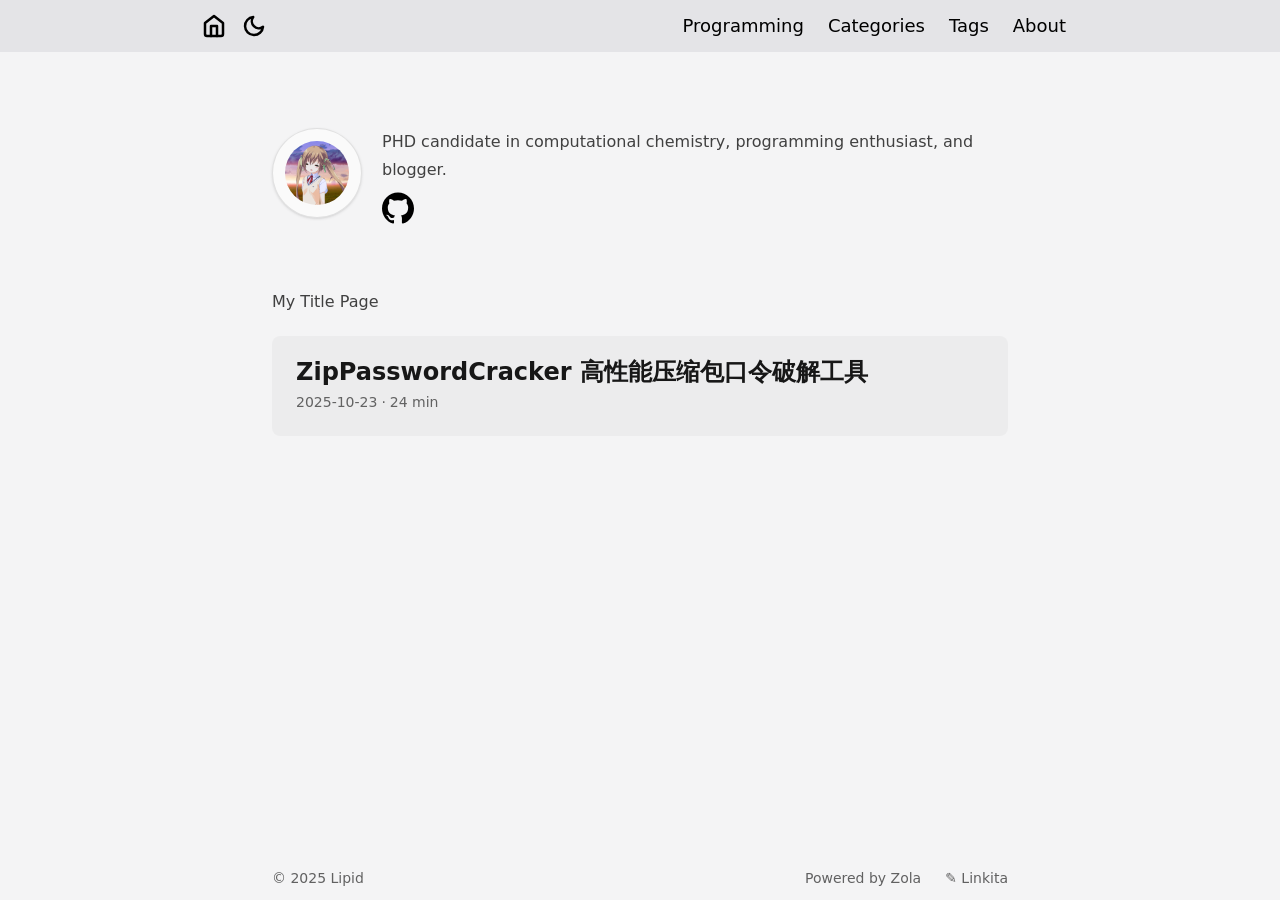
<file: index.html>
<!doctype html>
<html class="not-ready lg:text-base overflow-y-scroll scroll-pt-14 scheme-light dark:scheme-dark" lang="en">

<head prefix="og: https://ogp.me/ns# profile: https://ogp.me/ns/profile#">
  <meta charset="utf-8" />
  <meta http-equiv="X-UA-Compatible" content="IE=edge" />
  <meta name="viewport" content="width=device-width, initial-scale=1, shrink-to-fit=no" />
  <meta name="generator" content="Zola" />
  <meta property="og:url" content="https://lipidl.github.io/" />
  <link rel="canonical" href="https://lipidl.github.io/" />
  <meta property="og:type" content="profile" />
  <!-- Begin Head inject -->
  
  <!-- End Head inject -->
  <link rel="stylesheet" href="https://lipidl.github.io/main.min.css?h=a74dd0c65eed2d85f55f" />
  <link rel="stylesheet" href="https://lipidl.github.io/icons.css?h=7dd5ab449fa840fc01e2" />
  <style>:root{--bg: #f4f4f5; --header: #e4e4e7;} :root.dark{--bg: #18181b; --header: #27272a;}</style>
  <meta name="theme-color" data-light="#e4e4e7" data-dark="#27272a" content="#e4e4e7" />
  <link rel="preload" as="image" href="https://lipidl.github.io/avatar.png?h=a1cfcdadd1daefce0c74" />
  <link rel="preload" as="image" href="https://lipidl.github.io/icons/github.svg" />
  <link rel="icon" type="image/x-icon" href="https://lipidl.github.io/favicon.ico" />
  <link rel="apple-touch-icon" type="image/png" href="https://lipidl.github.io/apple-touch-icon.png?h=58bee300054c5308feb3" />
  <link rel="icon" type="image/png" href="https://lipidl.github.io/android-icon.png?h=8d80ec95446bd2c36826" />
  <script src="https://lipidl.github.io/js/zola-theme.min.js?h=26975b146d48e6ff41af"></script>
  <!-- Begin Head End inject -->
  
  <!-- End Head End inject -->
</head>

<body class="text-black duration-100 ease-out dark:text-white">
  <!-- Header -->
<header class="header fixed top-0 z-40 mx-auto min-h-13 w-full">
  <div class="mx-auto w-full max-w-4xl p-2.5 lg:flex lg:justify-between">
    <div class="flex justify-between">
      <div class="flex items-center min-h-8 overflow-hidden">
        <button type="button" title="Go to home page [Alt + !]" accesskey="!"
          onclick="window.location.href='https://lipidl.github.io/';"
          class="btn-home h-6 w-6 shrink-0 cursor-pointer text-[0px]
            bg-center bg-no-repeat bg-cover [background-image:var(--icons-home,url(icons/home.svg))] dark:invert"
        ></button>
        <button type="button" title="Switch color scheme [Alt + $]" accesskey="$"
          onclick="window.zolaTheme.color.toggle();"
          class="btn-dark ml-4 h-6 w-6 shrink-0 cursor-pointer text-[0px]
            bg-center bg-no-repeat bg-cover [background-image:var(--icons-btn-dark,url(icons/btn-dark.svg))]
            dark:[background-image:var(--icons-btn-light,url(icons/btn-light.svg))] dark:invert"
        ></button>
      </div>
      <div title="Toggle menu [Alt + `+`]" role="button" accesskey="+" tabindex="0"
        class="btn-menu relative z-50 flex h-8 w-8 shrink-0 cursor-pointer select-none flex-col items-center justify-center gap-2.5 lg:hidden"
        onclick="window.zolaTheme.menu.toggleHeader();"
        onkeydown="(event.keyCode == 13 || event.keyCode == 32) ? event.preventDefault() || window.zolaTheme.menu.toggleHeader() : true;"
      ></div>
    </div>
    <nav class="flex w-full items-center lg:w-auto">
      <menu
        class="nav-wrapper flex w-full flex-col py-2 lg:w-auto lg:flex-row lg:self-center lg:py-0">
        <li>
          <a
            class="primary-link block py-2 text-center text-lg font-medium lg:px-3 lg:py-0"
            href="https://lipidl.github.io/programming/"
          >Programming</a>
        </li>
        <li>
          <a
            class="primary-link block py-2 text-center text-lg font-medium lg:px-3 lg:py-0"
            href="https://lipidl.github.io/categories/"
          >Categories</a>
        </li>
        <li>
          <a
            class="primary-link block py-2 text-center text-lg font-medium lg:px-3 lg:py-0"
            href="https://lipidl.github.io/tags/"
          >Tags</a>
        </li>
        <li>
          <a
            class="primary-link block py-2 text-center text-lg font-medium lg:px-3 lg:py-0"
            href="https://lipidl.github.io/about/"
          >About</a>
        </li>
      </menu>
      <!-- Begin Header Nav inject -->
      
      <!-- End Header Nav inject -->
    </nav>
  </div>
</header>

  <!-- Begin Body Start inject -->
  
  <!-- End Body Start inject -->
  <main class="prose prose-neutral dark:prose-invert prose-pre:rounded-lg prose-img:rounded-lg
    relative mx-auto min-h-[calc(100vh-4rem)] max-w-3xl px-4 pt-28 lg:pt-32 pb-12 wrap-break-word">
      <!-- Search -->
<div id="linkita-search-wrapper" class="hidden">
  <ul id="linkita-search-results"></ul>
</div>
<script>window.zolaTheme.search.init({ scripts: ["https://lipidl.github.io/elasticlunr.min.js", "https://lipidl.github.io/search_index.en.js"], arg: { w: "#linkita-search-wrapper", r: "#linkita-search-results" } });</script>

    
    <!-- Profile -->
<div class="mb-16 flex items-start">
  <div
    class="not-prose shrink-0 rounded-full border-[0.5px] border-black/10 bg-white/50 p-3 shadow-sm dark:bg-white/10">
    <img
      class="my-0 aspect-square w-16 rounded-full bg-black/5! hover:animate-spin"
      src="https://lipidl.github.io/avatar.png?h=a1cfcdadd1daefce0c74" />
  </div>
  <div class="ml-5">
    <div class="mb-2 wrap-break-word">
      PHD candidate in computational chemistry, programming enthusiast, and blogger.
    </div>
    <nav class="flex justify-start space-x-3 dark:invert">
      <a
        class="primary-link h-8 w-8 text-[0px] [background:var(--url)_center_center/cover_no-repeat]"
        style="--url: url(icons/github.svg);"
        href="https://github.com/LipidL"
        target="_blank"
        rel="me"
        title="github"
        >github</a>
    </nav>
  </div>
</div>

    <section><p>My Title Page</p>
</section>
      <!-- Page List -->
<section
  class="block-bg relative mb-4 rounded-lg p-4 first-of-type:mt-0 last-of-type:mb-0 active:scale-95 lg:mb-6 lg:p-6"
>

  <h2 class="my-0! pb-1 leading-none! font-bold">ZipPasswordCracker 高性能压缩包口令破解工具</h2>
  <div class="my-1 truncate"></div>

  <!-- Page Info -->
<div class="text-sm antialiased opacity-80"><time
      datetime="2025-10-23T00:00:00+00:00">2025-10-23</time><span
        class="middot"></span><time
    datetime="PT0H24M0S">24&nbsp;min</time>
</div>

  <a class="absolute inset-0 text-[0px]" href="https://lipidl.github.io/programming/zippasswordcracker/">ZipPasswordCracker 高性能压缩包口令破解工具</a>
</section>
<nav class="not-prose mt-16 flex font-bold">
</nav>

    
  </main>
  <!-- Footer -->
<footer class="mx-auto flex lg:mt-5 max-w-3xl flex-wrap items-center px-4 py-3 text-sm opacity-60">
  <div class="mr-auto basis-full lg:basis-1/2">
  © <time datetime="2025">2025</time> Lipid
  </div>
  <div class="flex basis-full lg:basis-1/2 lg:justify-end">
    <span class="mr-6 lg:ml-6">
      <a class="link" href="https://www.getzola.org/" target="_blank">Powered by Zola</a>
    </span>
    <a class="link" href="https://www.getzola.org/themes/linkita/" target="_blank">&#9998; Linkita</a>
  </div>
  <!-- Begin Footer inject -->
  
  <!-- End Footer inject -->
</footer>

  
  <link rel="stylesheet" href="https://lipidl.github.io/katex/katex.min.css?h=0c8126645bb983a788b1" />
  <script defer src="https://lipidl.github.io/katex/katex.min.js?h=76d534cf1167067008fc"></script>
  <script defer src="https://lipidl.github.io/katex/contrib/auto-render.min.js?h=bb53eb953394531aae36"></script>
  <script>document.addEventListener("DOMContentLoaded", window.zolaTheme.katex.init);</script>

  <!-- Begin Body End inject -->
  
  <!-- End Body End inject -->
</body>

</html>
</file>
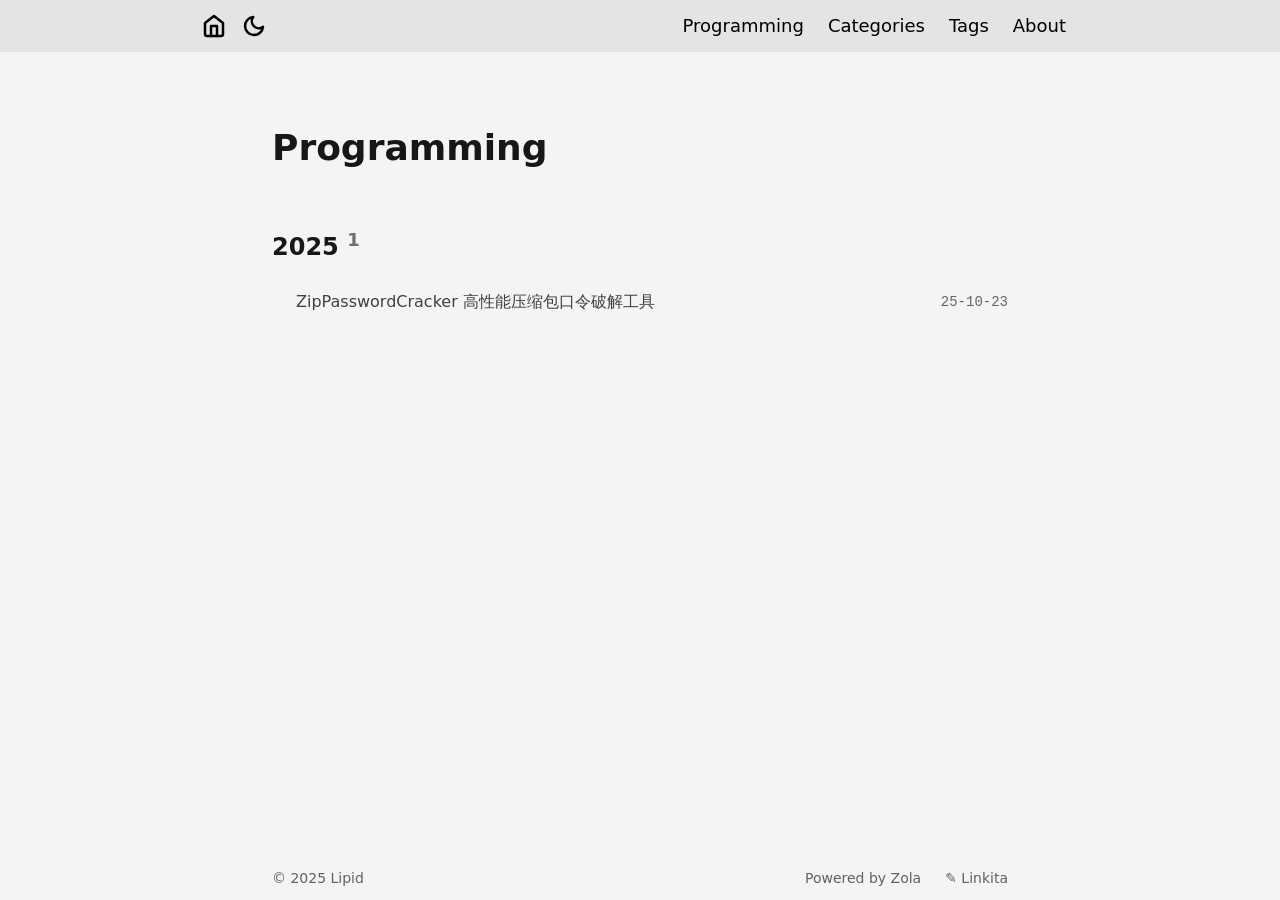
<file: programming/index.html>
<!doctype html>
<html class="not-ready lg:text-base overflow-y-scroll scroll-pt-14 scheme-light dark:scheme-dark" lang="en">

<head prefix="og: https://ogp.me/ns#">
  <meta charset="utf-8" />
  <meta http-equiv="X-UA-Compatible" content="IE=edge" />
  <meta name="viewport" content="width=device-width, initial-scale=1, shrink-to-fit=no" />
  <meta name="generator" content="Zola" />
  <title>Programming</title>
  <meta property="og:title" content="Programming" />
  <meta property="og:url" content="https://lipidl.github.io/programming/" />
  <link rel="canonical" href="https://lipidl.github.io/programming/" />
  <meta property="og:type" content="website" />
  <!-- Begin Head inject -->
  
  <!-- End Head inject -->
  <link rel="stylesheet" href="https://lipidl.github.io/main.min.css?h=a74dd0c65eed2d85f55f" />
  <link rel="stylesheet" href="https://lipidl.github.io/icons.css?h=7dd5ab449fa840fc01e2" />
  <style>:root{--bg: #f4f4f5; --header: #e4e4e7;} :root.dark{--bg: #18181b; --header: #27272a;}</style>
  <meta name="theme-color" data-light="#e4e4e7" data-dark="#27272a" content="#e4e4e7" />
  <link rel="icon" type="image/x-icon" href="https://lipidl.github.io/favicon.ico" />
  <link rel="apple-touch-icon" type="image/png" href="https://lipidl.github.io/apple-touch-icon.png?h=58bee300054c5308feb3" />
  <link rel="icon" type="image/png" href="https://lipidl.github.io/android-icon.png?h=8d80ec95446bd2c36826" />
  <script src="https://lipidl.github.io/js/zola-theme.min.js?h=26975b146d48e6ff41af"></script>
  <!-- Begin Head End inject -->
  
  <!-- End Head End inject -->
</head>

<body class="text-black duration-100 ease-out dark:text-white">
  <!-- Header -->
<header class="header fixed top-0 z-40 mx-auto min-h-13 w-full">
  <div class="mx-auto w-full max-w-4xl p-2.5 lg:flex lg:justify-between">
    <div class="flex justify-between">
      <div class="flex items-center min-h-8 overflow-hidden">
        <button type="button" title="Go to home page [Alt + !]" accesskey="!"
          onclick="window.location.href='https://lipidl.github.io/';"
          class="btn-home h-6 w-6 shrink-0 cursor-pointer text-[0px]
            bg-center bg-no-repeat bg-cover [background-image:var(--icons-home,url(icons/home.svg))] dark:invert"
        ></button>
        <button type="button" title="Switch color scheme [Alt + $]" accesskey="$"
          onclick="window.zolaTheme.color.toggle();"
          class="btn-dark ml-4 h-6 w-6 shrink-0 cursor-pointer text-[0px]
            bg-center bg-no-repeat bg-cover [background-image:var(--icons-btn-dark,url(icons/btn-dark.svg))]
            dark:[background-image:var(--icons-btn-light,url(icons/btn-light.svg))] dark:invert"
        ></button>
      </div>
      <div title="Toggle menu [Alt + `+`]" role="button" accesskey="+" tabindex="0"
        class="btn-menu relative z-50 flex h-8 w-8 shrink-0 cursor-pointer select-none flex-col items-center justify-center gap-2.5 lg:hidden"
        onclick="window.zolaTheme.menu.toggleHeader();"
        onkeydown="(event.keyCode == 13 || event.keyCode == 32) ? event.preventDefault() || window.zolaTheme.menu.toggleHeader() : true;"
      ></div>
    </div>
    <nav class="flex w-full items-center lg:w-auto">
      <menu
        class="nav-wrapper flex w-full flex-col py-2 lg:w-auto lg:flex-row lg:self-center lg:py-0">
        <li>
          <a
            class="primary-link block py-2 text-center text-lg font-medium lg:px-3 lg:py-0"
            href="https://lipidl.github.io/programming/"
          >Programming</a>
        </li>
        <li>
          <a
            class="primary-link block py-2 text-center text-lg font-medium lg:px-3 lg:py-0"
            href="https://lipidl.github.io/categories/"
          >Categories</a>
        </li>
        <li>
          <a
            class="primary-link block py-2 text-center text-lg font-medium lg:px-3 lg:py-0"
            href="https://lipidl.github.io/tags/"
          >Tags</a>
        </li>
        <li>
          <a
            class="primary-link block py-2 text-center text-lg font-medium lg:px-3 lg:py-0"
            href="https://lipidl.github.io/about/"
          >About</a>
        </li>
      </menu>
      <!-- Begin Header Nav inject -->
      
      <!-- End Header Nav inject -->
    </nav>
  </div>
</header>

  <!-- Begin Body Start inject -->
  
  <!-- End Body Start inject -->
  <main class="prose prose-neutral dark:prose-invert prose-pre:rounded-lg prose-img:rounded-lg
    relative mx-auto min-h-[calc(100vh-4rem)] max-w-3xl px-4 pt-28 lg:pt-32 pb-12 wrap-break-word">
      <!-- Search -->
<div id="linkita-search-wrapper" class="hidden">
  <ul id="linkita-search-results"></ul>
</div>
<script>window.zolaTheme.search.init({ scripts: ["https://lipidl.github.io/elasticlunr.min.js", "https://lipidl.github.io/search_index.en.js"], arg: { w: "#linkita-search-wrapper", r: "#linkita-search-results" } });</script>

    
<h1 class="mb-16">Programming</h1>
<h2>2025 <sup class="opacity-60">1</sup></h2>

<div class="not-prose pl-4 lg:pl-6">
  <ul>
    <li>
      <div class="my-2 flex items-center justify-between">
        <a class="secondary-link" href="https://lipidl.github.io/programming/zippasswordcracker/">ZipPasswordCracker 高性能压缩包口令破解工具</a>
        <time class="font-mono text-sm max-md:flex-none opacity-80" datetime="2025-10-23T00:00:00+00:00">25-10-23</time>
      </div>
    </li>
  </ul>
</div>

  </main>
  <!-- Footer -->
<footer class="mx-auto flex lg:mt-5 max-w-3xl flex-wrap items-center px-4 py-3 text-sm opacity-60">
  <div class="mr-auto basis-full lg:basis-1/2">
  © <time datetime="2025">2025</time> Lipid
  </div>
  <div class="flex basis-full lg:basis-1/2 lg:justify-end">
    <span class="mr-6 lg:ml-6">
      <a class="link" href="https://www.getzola.org/" target="_blank">Powered by Zola</a>
    </span>
    <a class="link" href="https://www.getzola.org/themes/linkita/" target="_blank">&#9998; Linkita</a>
  </div>
  <!-- Begin Footer inject -->
  
  <!-- End Footer inject -->
</footer>

  
  <link rel="stylesheet" href="https://lipidl.github.io/katex/katex.min.css?h=0c8126645bb983a788b1" />
  <script defer src="https://lipidl.github.io/katex/katex.min.js?h=76d534cf1167067008fc"></script>
  <script defer src="https://lipidl.github.io/katex/contrib/auto-render.min.js?h=bb53eb953394531aae36"></script>
  <script>document.addEventListener("DOMContentLoaded", window.zolaTheme.katex.init);</script>

  <!-- Begin Body End inject -->
  
  <!-- End Body End inject -->
</body>

</html>
</file>
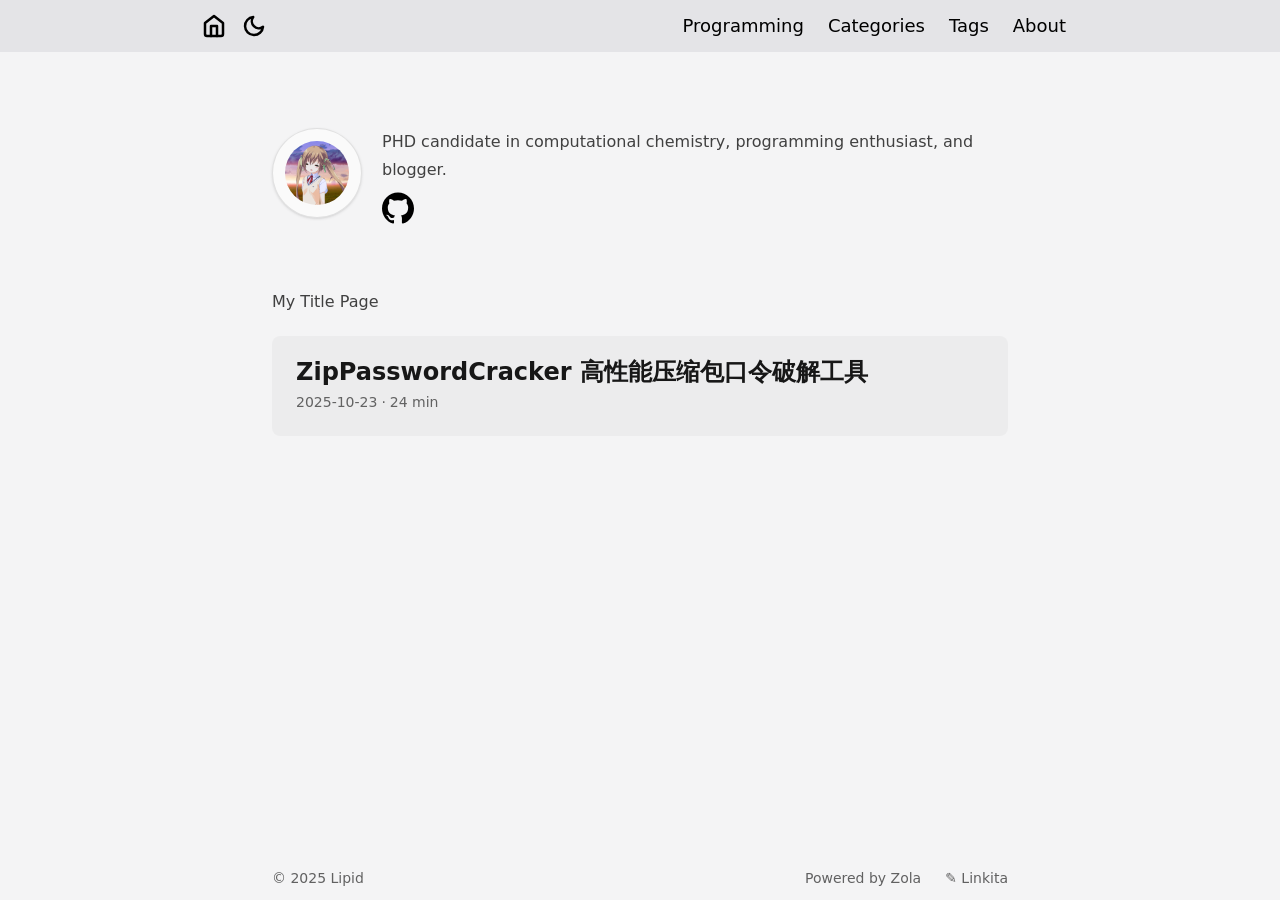
<file: page/1/index.html>
<!doctype html>
<meta charset="utf-8">
<link rel="canonical" href="https://lipidl.github.io/">
<title>Redirect</title>
<script>
  window.location.replace("https://lipidl.github.io/" + (window.location.search || "") + (window.location.hash || ""));
</script>
<noscript>
  <meta http-equiv="refresh" content="0; url=https://lipidl.github.io/">
</noscript>
<p><a href="https://lipidl.github.io/">Click here</a> to be redirected.</p>
</file>
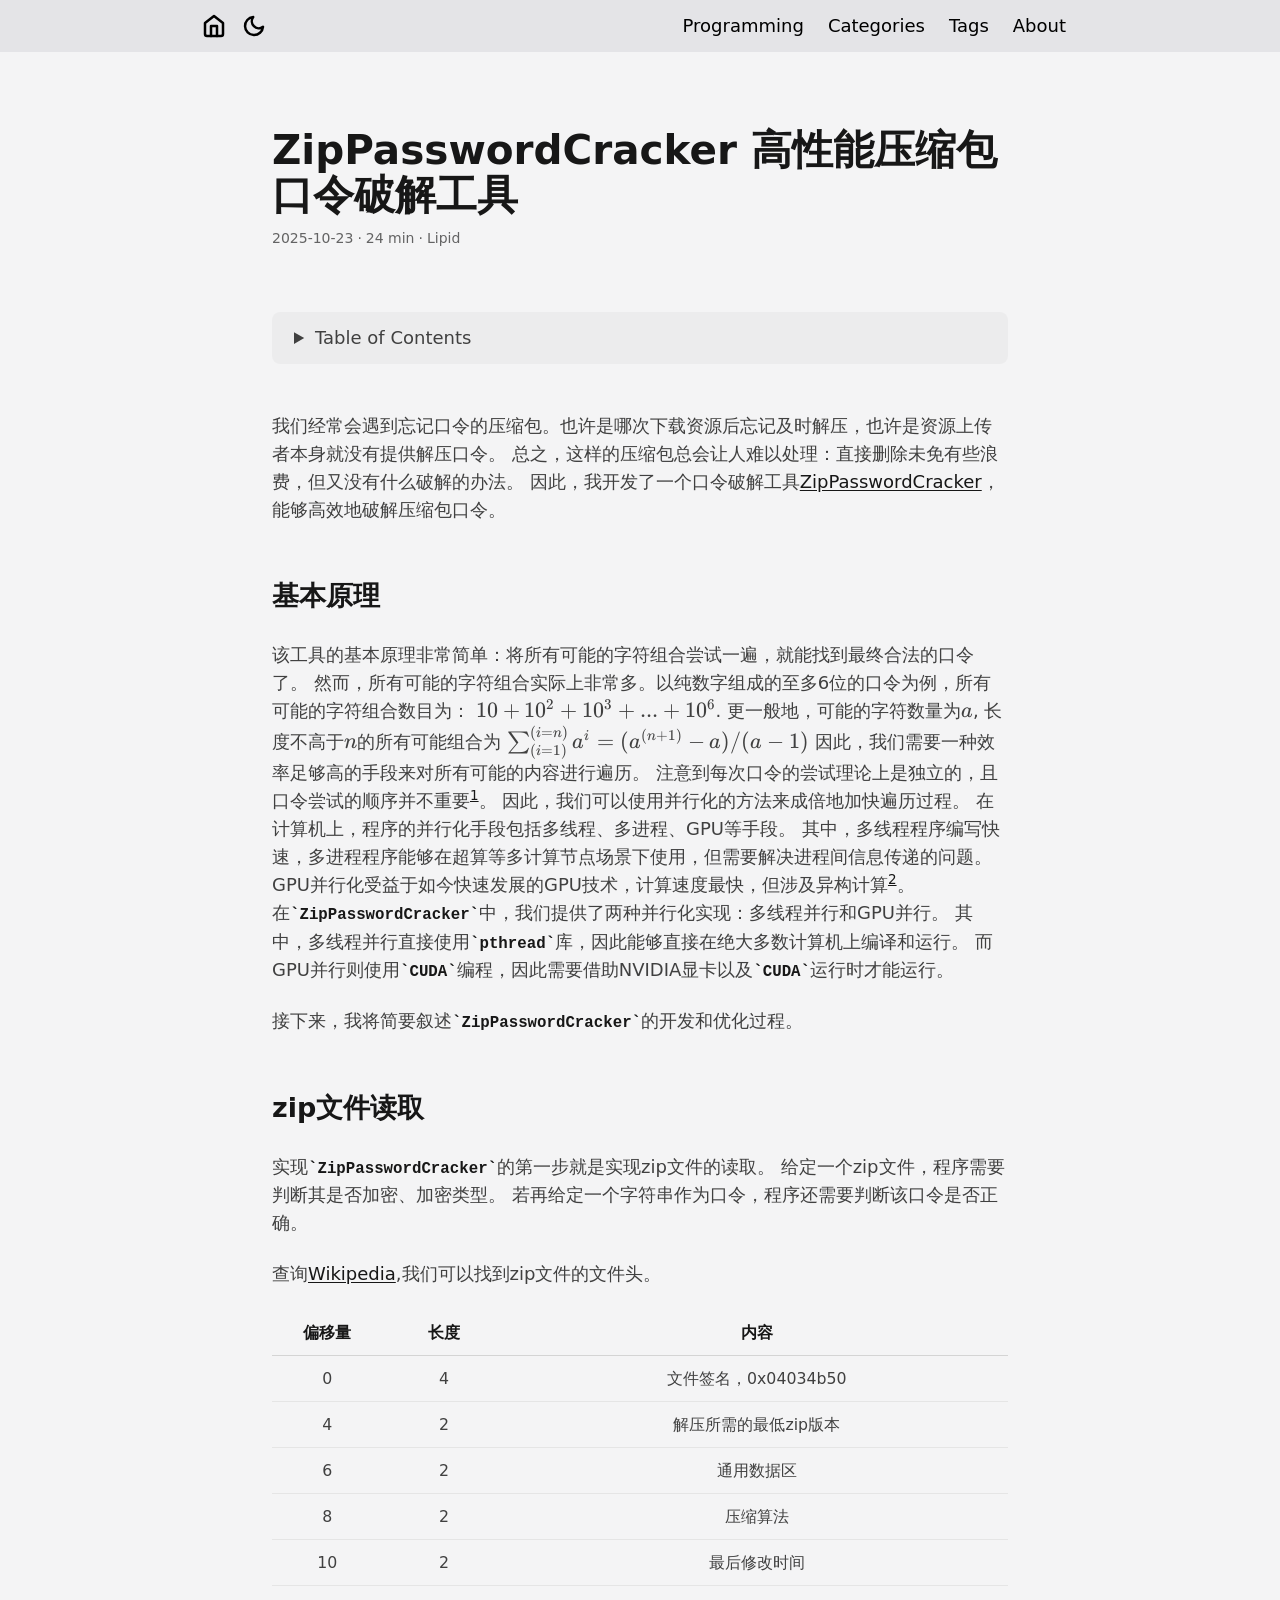
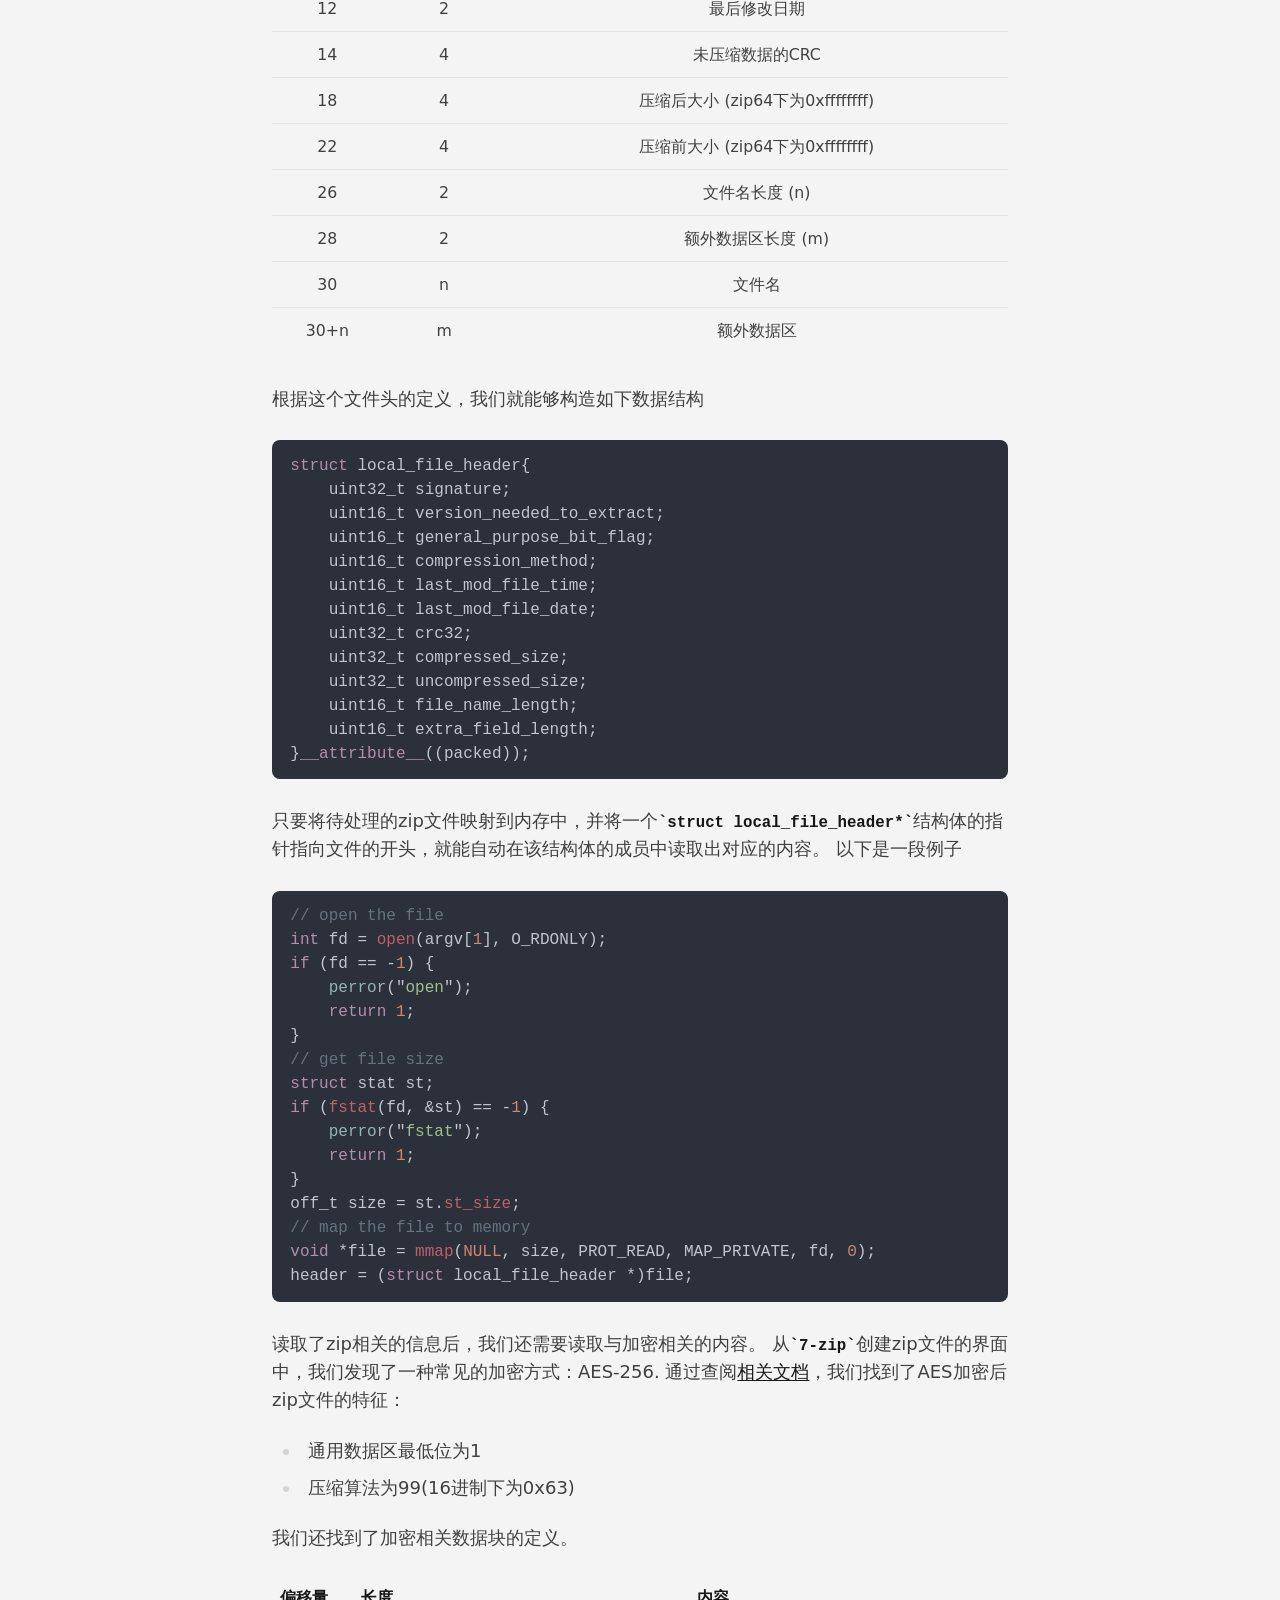
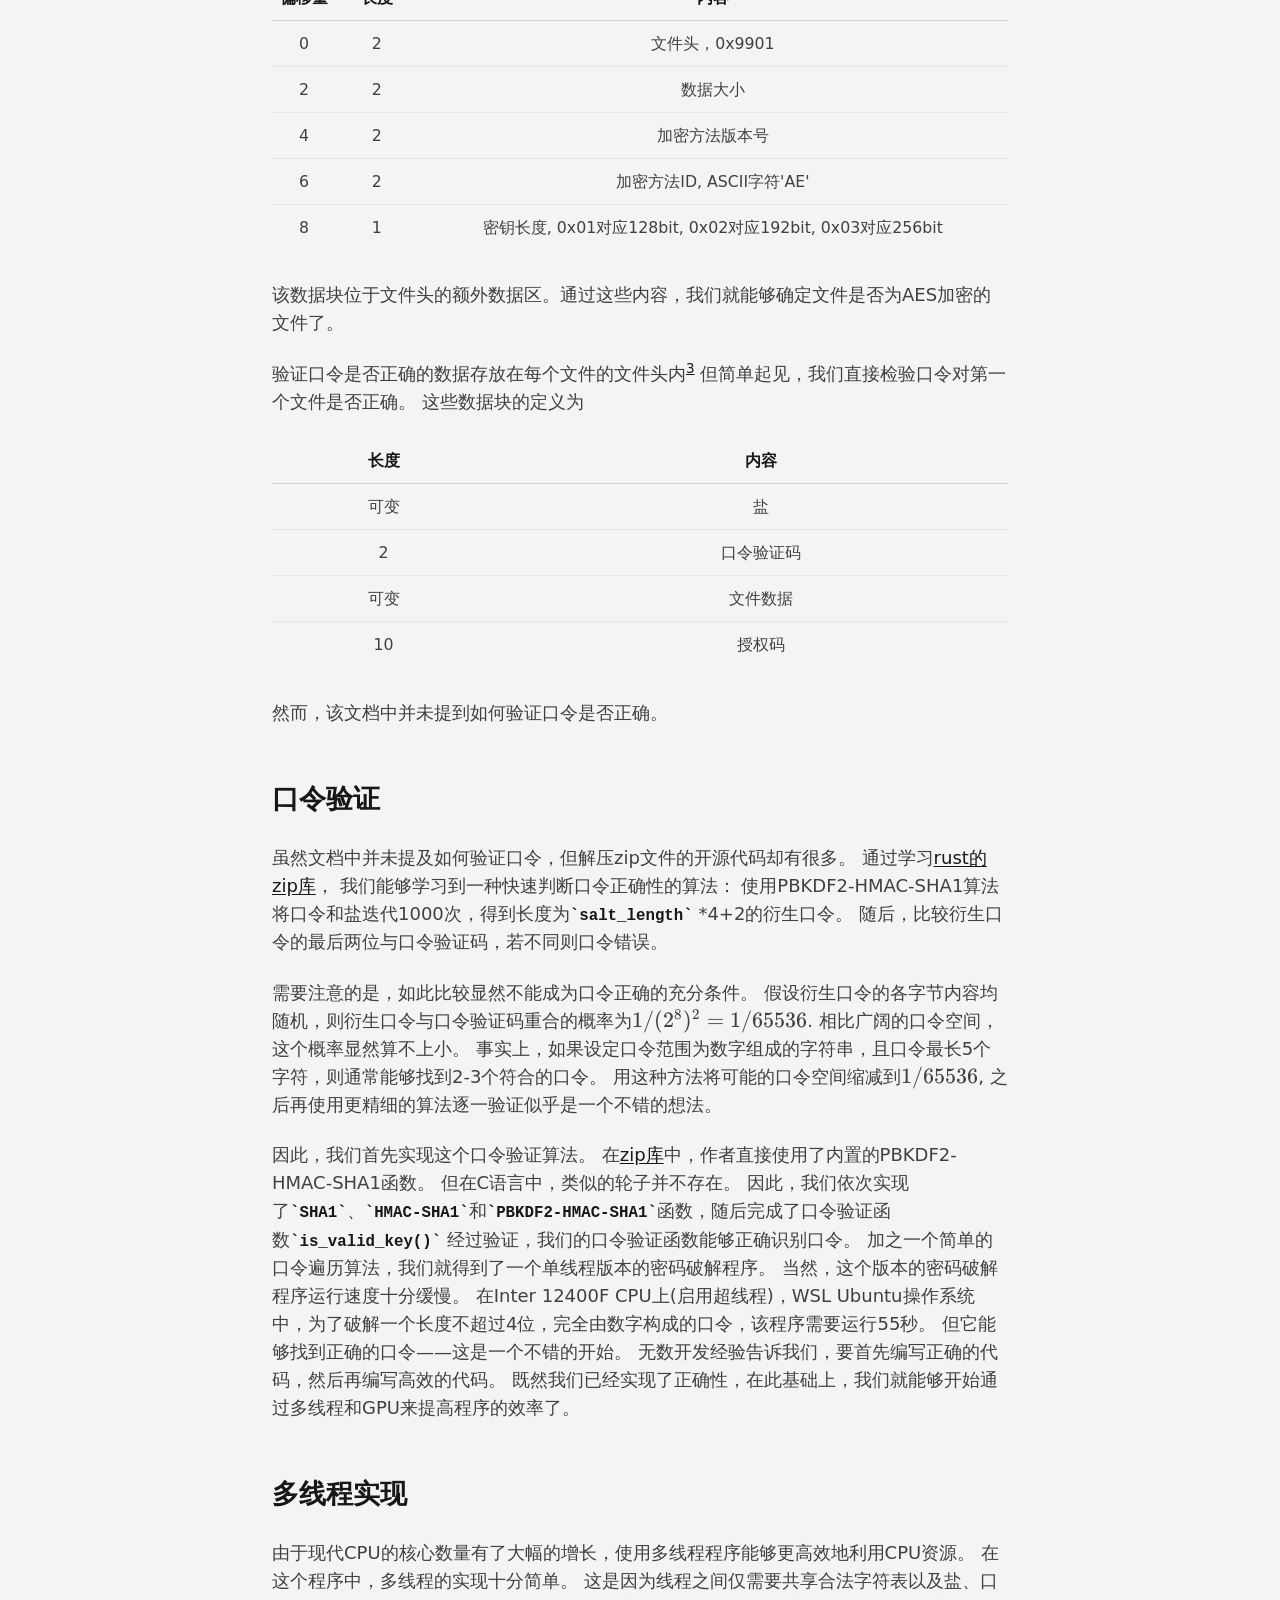
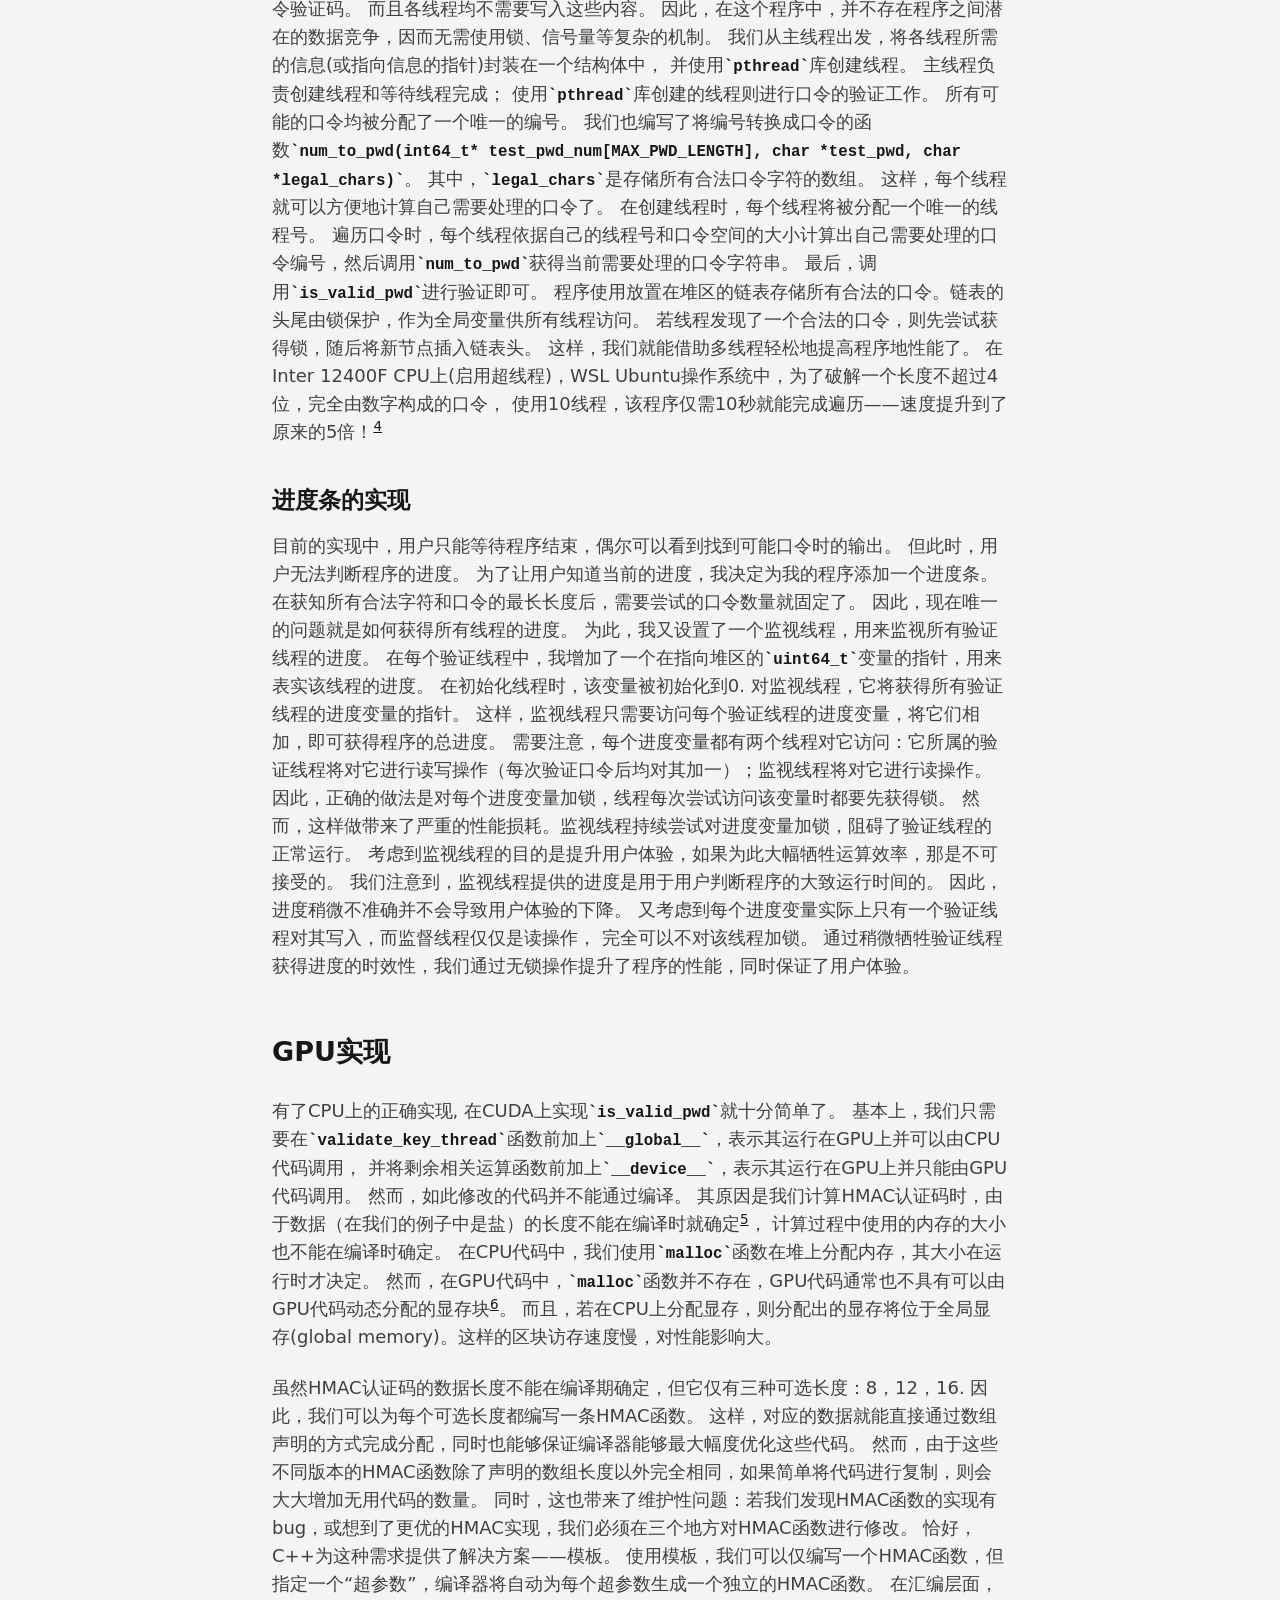
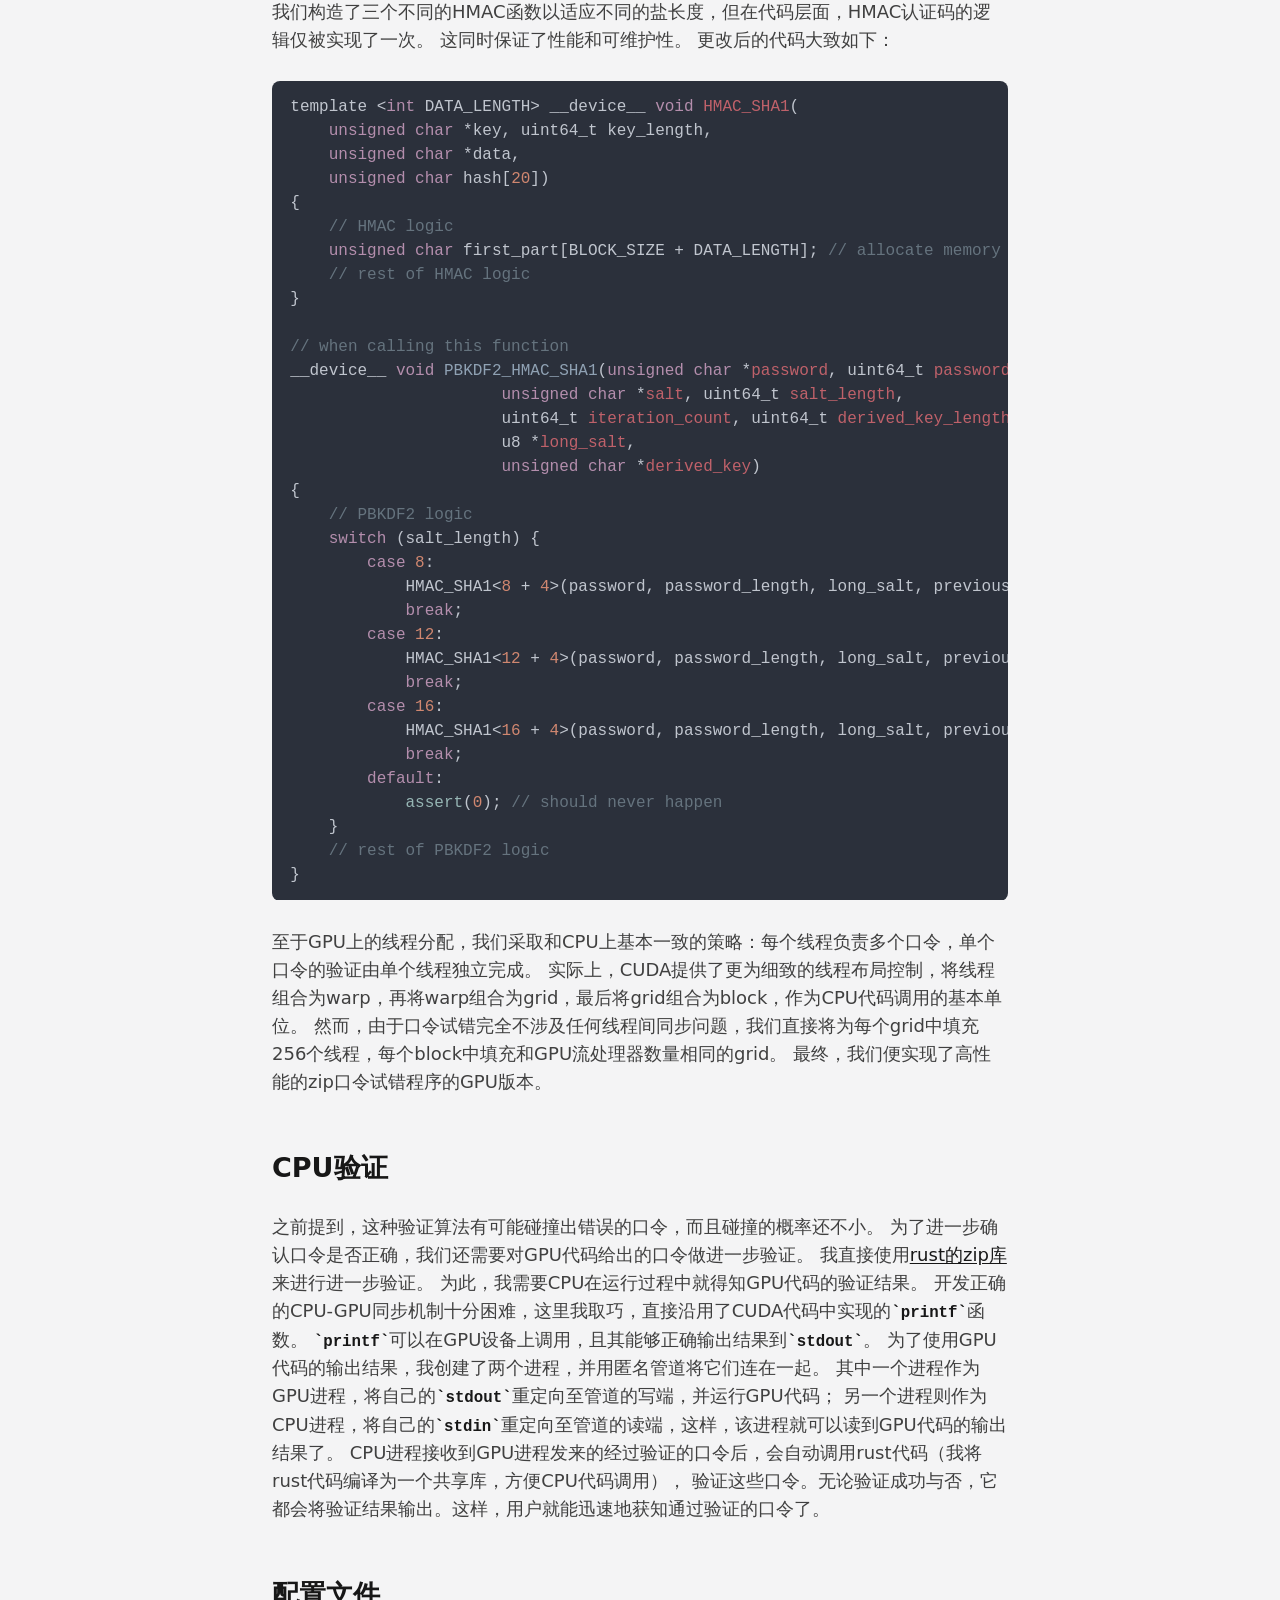
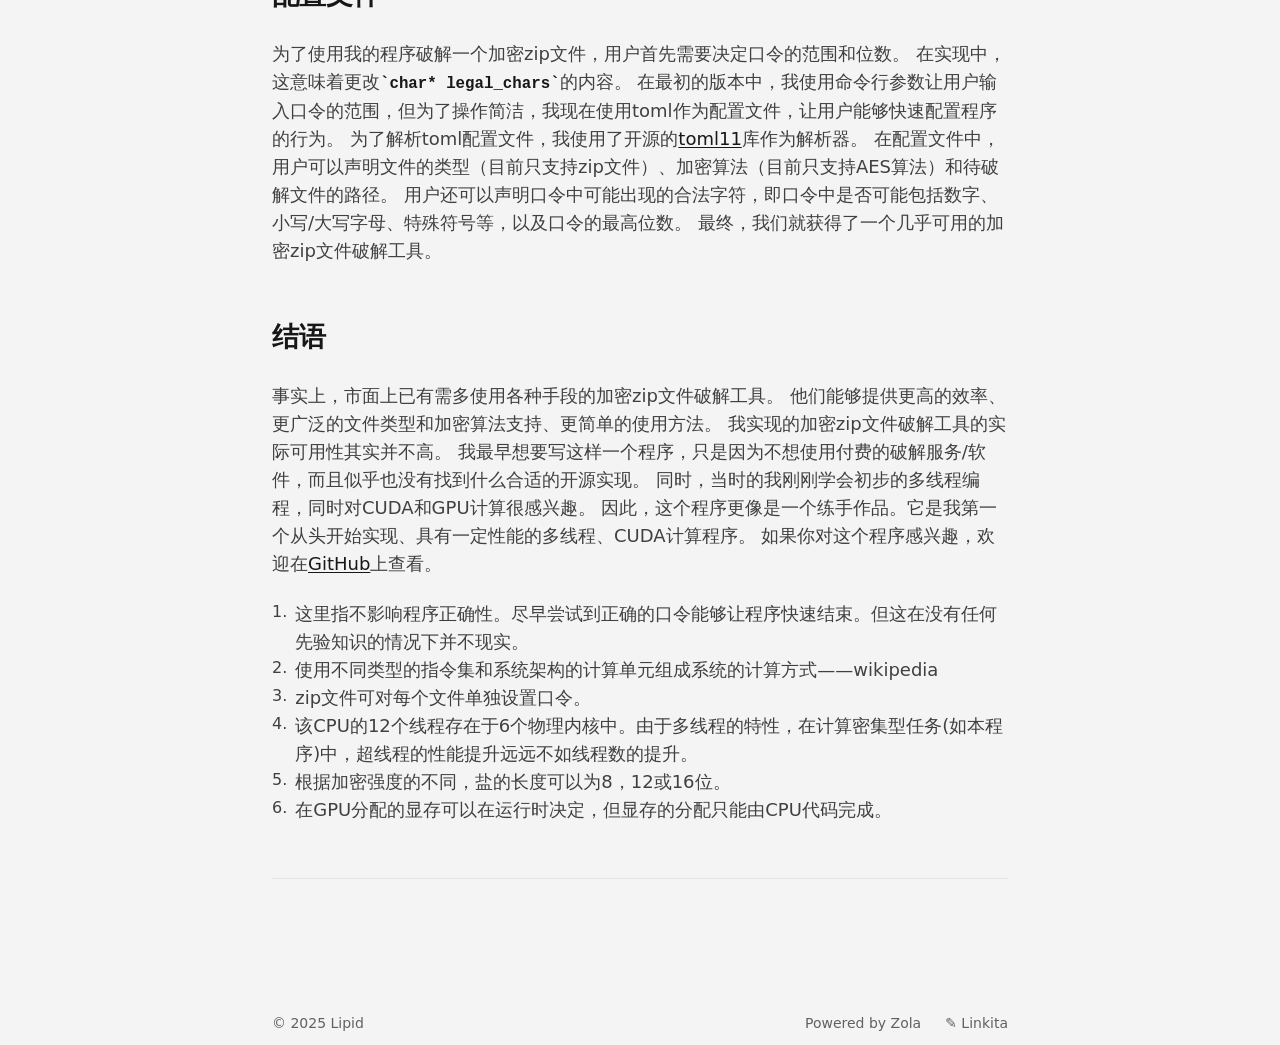
<file: programming/zippasswordcracker/index.html>
<!doctype html>
<html class="not-ready lg:text-base overflow-y-scroll scroll-pt-14 scheme-light dark:scheme-dark" lang="en">

<head prefix="og: https://ogp.me/ns# article: https://ogp.me/ns/article#">
  <meta charset="utf-8" />
  <meta http-equiv="X-UA-Compatible" content="IE=edge" />
  <meta name="viewport" content="width=device-width, initial-scale=1, shrink-to-fit=no" />
  <meta name="generator" content="Zola v0.21.0" />
  <title>ZipPasswordCracker 高性能压缩包口令破解工具</title>
  <meta property="og:title" content="ZipPasswordCracker 高性能压缩包口令破解工具" />
  <meta property="og:url" content="https://lipidl.github.io/programming/zippasswordcracker/" />
  <link rel="canonical" href="https://lipidl.github.io/programming/zippasswordcracker/" />
  <meta property="og:type" content="article" />
  <meta property="article:published_time" content="2025-10-23T00:00:00+00:00" />
  <!-- Begin Head inject -->
  
  <!-- End Head inject -->
  <link rel="stylesheet" href="https://lipidl.github.io/main.min.css?h=a74dd0c65eed2d85f55f" />
  <link rel="stylesheet" href="https://lipidl.github.io/icons.css?h=7dd5ab449fa840fc01e2" />
  <style>:root{--bg: #f4f4f5; --header: #e4e4e7;} :root.dark{--bg: #18181b; --header: #27272a;}</style>
  <meta name="theme-color" data-light="#e4e4e7" data-dark="#27272a" content="#e4e4e7" />
  <link rel="icon" type="image/x-icon" href="https://lipidl.github.io/favicon.ico" />
  <link rel="apple-touch-icon" type="image/png" href="https://lipidl.github.io/apple-touch-icon.png?h=58bee300054c5308feb3" />
  <link rel="icon" type="image/png" href="https://lipidl.github.io/android-icon.png?h=8d80ec95446bd2c36826" />
  <script src="https://lipidl.github.io/js/zola-theme.min.js?h=26975b146d48e6ff41af"></script>
  <!-- Begin Head End inject -->
  
  <!-- End Head End inject -->
</head>

<body class="text-black duration-100 ease-out dark:text-white">
  <!-- Header -->
<header class="header fixed top-0 z-40 mx-auto min-h-13 w-full">
  <div class="mx-auto w-full max-w-4xl p-2.5 lg:flex lg:justify-between">
    <div class="flex justify-between">
      <div class="flex items-center min-h-8 overflow-hidden">
        <button type="button" title="Go to home page [Alt + !]" accesskey="!"
          onclick="window.location.href='https://lipidl.github.io/';"
          class="btn-home h-6 w-6 shrink-0 cursor-pointer text-[0px]
            bg-center bg-no-repeat bg-cover [background-image:var(--icons-home,url(icons/home.svg))] dark:invert"
        ></button>
        <button type="button" title="Switch color scheme [Alt + $]" accesskey="$"
          onclick="window.zolaTheme.color.toggle();"
          class="btn-dark ml-4 h-6 w-6 shrink-0 cursor-pointer text-[0px]
            bg-center bg-no-repeat bg-cover [background-image:var(--icons-btn-dark,url(icons/btn-dark.svg))]
            dark:[background-image:var(--icons-btn-light,url(icons/btn-light.svg))] dark:invert"
        ></button>
      </div>
      <div title="Toggle menu [Alt + `+`]" role="button" accesskey="+" tabindex="0"
        class="btn-menu relative z-50 flex h-8 w-8 shrink-0 cursor-pointer select-none flex-col items-center justify-center gap-2.5 lg:hidden"
        onclick="window.zolaTheme.menu.toggleHeader();"
        onkeydown="(event.keyCode == 13 || event.keyCode == 32) ? event.preventDefault() || window.zolaTheme.menu.toggleHeader() : true;"
      ></div>
    </div>
    <nav class="flex w-full items-center lg:w-auto">
      <menu
        class="nav-wrapper flex w-full flex-col py-2 lg:w-auto lg:flex-row lg:self-center lg:py-0">
        <li>
          <a
            class="primary-link block py-2 text-center text-lg font-medium lg:px-3 lg:py-0"
            href="https://lipidl.github.io/programming/"
          >Programming</a>
        </li>
        <li>
          <a
            class="primary-link block py-2 text-center text-lg font-medium lg:px-3 lg:py-0"
            href="https://lipidl.github.io/categories/"
          >Categories</a>
        </li>
        <li>
          <a
            class="primary-link block py-2 text-center text-lg font-medium lg:px-3 lg:py-0"
            href="https://lipidl.github.io/tags/"
          >Tags</a>
        </li>
        <li>
          <a
            class="primary-link block py-2 text-center text-lg font-medium lg:px-3 lg:py-0"
            href="https://lipidl.github.io/about/"
          >About</a>
        </li>
      </menu>
      <!-- Begin Header Nav inject -->
      
      <!-- End Header Nav inject -->
    </nav>
  </div>
</header>

  <!-- Begin Body Start inject -->
  
  <!-- End Body Start inject -->
  <main class="prose prose-neutral dark:prose-invert prose-pre:rounded-lg prose-img:rounded-lg
    relative mx-auto min-h-[calc(100vh-4rem)] max-w-3xl px-4 pt-28 lg:pt-32 pb-12 wrap-break-word">
      <!-- Search -->
<div id="linkita-search-wrapper" class="hidden">
  <ul id="linkita-search-results"></ul>
</div>
<script>window.zolaTheme.search.init({ scripts: ["https://lipidl.github.io/elasticlunr.min.js", "https://lipidl.github.io/search_index.en.js"], arg: { w: "#linkita-search-wrapper", r: "#linkita-search-results" } });</script>

    
<article>
  <!-- Begin Page Start inject -->
  
  <!-- End Page Start inject -->

  <header class="mb-16">
    <h1 class="my-0! pb-2.5">ZipPasswordCracker 高性能压缩包口令破解工具</h1>
    <!-- Page Info -->
<div class="text-sm antialiased opacity-80"><time
      datetime="2025-10-23T00:00:00+00:00">2025-10-23</time><span
        class="middot"></span><time
    datetime="PT0H24M0S">24&nbsp;min</time><span
      class="middot"></span><span>Lipid</span>
</div>

  </header>
  <!-- TOC -->
<nav class="block-bg prose-a:secondary-link mb-12 rounded-lg p-2 text-lg">
  <details>
    <summary class="select-none py-0.5 lg:py-1 pl-3.5" title="[Alt + =]" accesskey="=">
      <span class="cursor-pointer ml-0.5">Table of Contents</span>
    </summary>
    <ul class="ps-8">
      <li class="ps-0.5">
        <a class="no-underline hover:underline" href="https://lipidl.github.io/programming/zippasswordcracker/#ji-ben-yuan-li">基本原理</a>
      </li>
      <li class="ps-0.5">
        <a class="no-underline hover:underline" href="https://lipidl.github.io/programming/zippasswordcracker/#zipwen-jian-du-qu">zip文件读取</a>
      </li>
      <li class="ps-0.5">
        <a class="no-underline hover:underline" href="https://lipidl.github.io/programming/zippasswordcracker/#kou-ling-yan-zheng">口令验证</a>
      </li>
      <li class="ps-0.5">
        <a class="no-underline hover:underline" href="https://lipidl.github.io/programming/zippasswordcracker/#duo-xian-cheng-shi-xian">多线程实现</a>
        <ul>
          <li class="ps-0.5">
            <a class="no-underline hover:underline" href="https://lipidl.github.io/programming/zippasswordcracker/#jin-du-tiao-de-shi-xian">进度条的实现</a>
          </li>
        </ul>
      </li>
      <li class="ps-0.5">
        <a class="no-underline hover:underline" href="https://lipidl.github.io/programming/zippasswordcracker/#gpushi-xian">GPU实现</a>
      </li>
      <li class="ps-0.5">
        <a class="no-underline hover:underline" href="https://lipidl.github.io/programming/zippasswordcracker/#cpuyan-zheng">CPU验证</a>
      </li>
      <li class="ps-0.5">
        <a class="no-underline hover:underline" href="https://lipidl.github.io/programming/zippasswordcracker/#pei-zhi-wen-jian">配置文件</a>
      </li>
      <li class="ps-0.5">
        <a class="no-underline hover:underline" href="https://lipidl.github.io/programming/zippasswordcracker/#jie-yu">结语</a>
      </li>
    </ul>
  </details>
</nav>

  <!-- Content -->
  <section><p>我们经常会遇到忘记口令的压缩包。也许是哪次下载资源后忘记及时解压，也许是资源上传者本身就没有提供解压口令。
总之，这样的压缩包总会让人难以处理：直接删除未免有些浪费，但又没有什么破解的办法。
因此，我开发了一个口令破解工具<a href="https://github.com/LipidL/ZipPasswordCracker">ZipPasswordCracker</a>，能够高效地破解压缩包口令。</p>
<h2 id="ji-ben-yuan-li">基本原理</h2>
<p>该工具的基本原理非常简单：将所有可能的字符组合尝试一遍，就能找到最终合法的口令了。
然而，所有可能的字符组合实际上非常多。以纯数字组成的至多6位的口令为例，所有可能的字符组合数目为：
$10 + 10^2 + 10^3 + ... + 10^6$.
更一般地，可能的字符数量为$a$, 长度不高于$n$的所有可能组合为
$ \sum_{(i=1)}^{(i=n)} a^i = (a^{(n+1)}-a)/(a-1) $
因此，我们需要一种效率足够高的手段来对所有可能的内容进行遍历。
注意到每次口令的尝试理论上是独立的，且口令尝试的顺序并不重要<sup class="footnote-reference"><a href="#password_order">1</a></sup>。
因此，我们可以使用并行化的方法来成倍地加快遍历过程。
在计算机上，程序的并行化手段包括多线程、多进程、GPU等手段。
其中，多线程程序编写快速，多进程程序能够在超算等多计算节点场景下使用，但需要解决进程间信息传递的问题。
GPU并行化受益于如今快速发展的GPU技术，计算速度最快，但涉及异构计算<sup class="footnote-reference"><a href="#heterogeneous_computation">2</a></sup>。
在<code>ZipPasswordCracker</code>中，我们提供了两种并行化实现：多线程并行和GPU并行。
其中，多线程并行直接使用<code>pthread</code>库，因此能够直接在绝大多数计算机上编译和运行。
而GPU并行则使用<code>CUDA</code>编程，因此需要借助NVIDIA显卡以及<code>CUDA</code>运行时才能运行。</p>
<p>接下来，我将简要叙述<code>ZipPasswordCracker</code>的开发和优化过程。</p>
<h2 id="zipwen-jian-du-qu">zip文件读取</h2>
<p>实现<code>ZipPasswordCracker</code>的第一步就是实现zip文件的读取。
给定一个zip文件，程序需要判断其是否加密、加密类型。
若再给定一个字符串作为口令，程序还需要判断该口令是否正确。</p>
<p>查询<a href="https://en.wikipedia.org/wiki/ZIP_(file_format)">Wikipedia</a>,我们可以找到zip文件的文件头。</p>
<table><thead><tr><th style="text-align: center">偏移量</th><th style="text-align: center">长度</th><th style="text-align: center">内容</th></tr></thead><tbody>
<tr><td style="text-align: center">0</td><td style="text-align: center">4</td><td style="text-align: center">文件签名，0x04034b50</td></tr>
<tr><td style="text-align: center">4</td><td style="text-align: center">2</td><td style="text-align: center">解压所需的最低zip版本</td></tr>
<tr><td style="text-align: center">6</td><td style="text-align: center">2</td><td style="text-align: center">通用数据区</td></tr>
<tr><td style="text-align: center">8</td><td style="text-align: center">2</td><td style="text-align: center">压缩算法</td></tr>
<tr><td style="text-align: center">10</td><td style="text-align: center">2</td><td style="text-align: center">最后修改时间</td></tr>
<tr><td style="text-align: center">12</td><td style="text-align: center">2</td><td style="text-align: center">最后修改日期</td></tr>
<tr><td style="text-align: center">14</td><td style="text-align: center">4</td><td style="text-align: center">未压缩数据的CRC</td></tr>
<tr><td style="text-align: center">18</td><td style="text-align: center">4</td><td style="text-align: center">压缩后大小 (zip64下为0xffffffff)</td></tr>
<tr><td style="text-align: center">22</td><td style="text-align: center">4</td><td style="text-align: center">压缩前大小 (zip64下为0xffffffff)</td></tr>
<tr><td style="text-align: center">26</td><td style="text-align: center">2</td><td style="text-align: center">文件名长度 (n)</td></tr>
<tr><td style="text-align: center">28</td><td style="text-align: center">2</td><td style="text-align: center">额外数据区长度 (m)</td></tr>
<tr><td style="text-align: center">30</td><td style="text-align: center">n</td><td style="text-align: center">文件名</td></tr>
<tr><td style="text-align: center">30+n</td><td style="text-align: center">m</td><td style="text-align: center">额外数据区</td></tr>
</tbody></table>
<p>根据这个文件头的定义，我们就能够构造如下数据结构</p>
<pre data-lang="C" style="background-color:#2b303b;color:#c0c5ce;" class="language-C "><code class="language-C" data-lang="C"><span style="color:#b48ead;">struct </span><span>local_file_header{
</span><span>    uint32_t signature;
</span><span>    uint16_t version_needed_to_extract;
</span><span>    uint16_t general_purpose_bit_flag;
</span><span>    uint16_t compression_method;
</span><span>    uint16_t last_mod_file_time;
</span><span>    uint16_t last_mod_file_date;
</span><span>    uint32_t crc32;
</span><span>    uint32_t compressed_size;
</span><span>    uint32_t uncompressed_size;
</span><span>    uint16_t file_name_length;
</span><span>    uint16_t extra_field_length;
</span><span>}</span><span style="color:#b48ead;">__attribute__</span><span>((packed));
</span></code></pre>
<p>只要将待处理的zip文件映射到内存中，并将一个<code>struct local_file_header*</code>结构体的指针指向文件的开头，就能自动在该结构体的成员中读取出对应的内容。
以下是一段例子</p>
<pre data-lang="C" style="background-color:#2b303b;color:#c0c5ce;" class="language-C "><code class="language-C" data-lang="C"><span style="color:#65737e;">// open the file
</span><span style="color:#b48ead;">int</span><span> fd = </span><span style="color:#bf616a;">open</span><span>(argv[</span><span style="color:#d08770;">1</span><span>], O_RDONLY);
</span><span style="color:#b48ead;">if </span><span>(fd == -</span><span style="color:#d08770;">1</span><span>) {
</span><span>    </span><span style="color:#96b5b4;">perror</span><span>(&quot;</span><span style="color:#a3be8c;">open</span><span>&quot;);
</span><span>    </span><span style="color:#b48ead;">return </span><span style="color:#d08770;">1</span><span>;
</span><span>}
</span><span style="color:#65737e;">// get file size
</span><span style="color:#b48ead;">struct</span><span> stat st;
</span><span style="color:#b48ead;">if </span><span>(</span><span style="color:#bf616a;">fstat</span><span>(fd, &amp;st) == -</span><span style="color:#d08770;">1</span><span>) {
</span><span>    </span><span style="color:#96b5b4;">perror</span><span>(&quot;</span><span style="color:#a3be8c;">fstat</span><span>&quot;);
</span><span>    </span><span style="color:#b48ead;">return </span><span style="color:#d08770;">1</span><span>;
</span><span>}
</span><span>off_t size = st.</span><span style="color:#bf616a;">st_size</span><span>;
</span><span style="color:#65737e;">// map the file to memory
</span><span style="color:#b48ead;">void </span><span>*file = </span><span style="color:#bf616a;">mmap</span><span>(</span><span style="color:#d08770;">NULL</span><span>, size, PROT_READ, MAP_PRIVATE, fd, </span><span style="color:#d08770;">0</span><span>);
</span><span>header = (</span><span style="color:#b48ead;">struct</span><span> local_file_header *)file;
</span></code></pre>
<p>读取了zip相关的信息后，我们还需要读取与加密相关的内容。
从<code>7-zip</code>创建zip文件的界面中，我们发现了一种常见的加密方式：AES-256.
通过查阅<a href="https://www.winzip.com/en/support/aes-encryption/">相关文档</a>，我们找到了AES加密后zip文件的特征：</p>
<ul>
<li>通用数据区最低位为1</li>
<li>压缩算法为99(16进制下为0x63)</li>
</ul>
<p>我们还找到了加密相关数据块的定义。</p>
<table><thead><tr><th style="text-align: center">偏移量</th><th style="text-align: center">长度</th><th style="text-align: center">内容</th></tr></thead><tbody>
<tr><td style="text-align: center">0</td><td style="text-align: center">2</td><td style="text-align: center">文件头，0x9901</td></tr>
<tr><td style="text-align: center">2</td><td style="text-align: center">2</td><td style="text-align: center">数据大小</td></tr>
<tr><td style="text-align: center">4</td><td style="text-align: center">2</td><td style="text-align: center">加密方法版本号</td></tr>
<tr><td style="text-align: center">6</td><td style="text-align: center">2</td><td style="text-align: center">加密方法ID, ASCII字符'AE'</td></tr>
<tr><td style="text-align: center">8</td><td style="text-align: center">1</td><td style="text-align: center">密钥长度, 0x01对应128bit, 0x02对应192bit, 0x03对应256bit</td></tr>
</tbody></table>
<p>该数据块位于文件头的额外数据区。通过这些内容，我们就能够确定文件是否为AES加密的文件了。</p>
<p>验证口令是否正确的数据存放在每个文件的文件头内<sup class="footnote-reference"><a href="#seperated_password">3</a></sup>
但简单起见，我们直接检验口令对第一个文件是否正确。
这些数据块的定义为</p>
<table><thead><tr><th style="text-align: center">长度</th><th style="text-align: center">内容</th></tr></thead><tbody>
<tr><td style="text-align: center">可变</td><td style="text-align: center">盐</td></tr>
<tr><td style="text-align: center">2</td><td style="text-align: center">口令验证码</td></tr>
<tr><td style="text-align: center">可变</td><td style="text-align: center">文件数据</td></tr>
<tr><td style="text-align: center">10</td><td style="text-align: center">授权码</td></tr>
</tbody></table>
<p>然而，该文档中并未提到如何验证口令是否正确。</p>
<h2 id="kou-ling-yan-zheng">口令验证</h2>
<p>虽然文档中并未提及如何验证口令，但解压zip文件的开源代码却有很多。
通过学习<a href="https://github.com/zip-rs/zip2/">rust的zip库</a>，
我们能够学习到一种快速判断口令正确性的算法：
使用PBKDF2-HMAC-SHA1算法将口令和盐迭代1000次，得到长度为<code>salt_length</code> *4+2的衍生口令。
随后，比较衍生口令的最后两位与口令验证码，若不同则口令错误。</p>
<p>需要注意的是，如此比较显然不能成为口令正确的充分条件。
假设衍生口令的各字节内容均随机，则衍生口令与口令验证码重合的概率为$1/(2^8)^2 = 1/65536$.
相比广阔的口令空间，这个概率显然算不上小。
事实上，如果设定口令范围为数字组成的字符串，且口令最长5个字符，则通常能够找到2-3个符合的口令。
用这种方法将可能的口令空间缩减到$1/65536$, 之后再使用更精细的算法逐一验证似乎是一个不错的想法。</p>
<p>因此，我们首先实现这个口令验证算法。
在<a href="https://github.com/zip-rs/zip2/">zip库</a>中，作者直接使用了内置的PBKDF2-HMAC-SHA1函数。
但在C语言中，类似的轮子并不存在。
因此，我们依次实现了<code>SHA1</code>、<code>HMAC-SHA1</code>和<code>PBKDF2-HMAC-SHA1</code>函数，随后完成了口令验证函数<code>is_valid_key()</code>
经过验证，我们的口令验证函数能够正确识别口令。
加之一个简单的口令遍历算法，我们就得到了一个单线程版本的密码破解程序。
当然，这个版本的密码破解程序运行速度十分缓慢。
在Inter 12400F CPU上(启用超线程)，WSL Ubuntu操作系统中，为了破解一个长度不超过4位，完全由数字构成的口令，该程序需要运行55秒。
但它能够找到正确的口令——这是一个不错的开始。
无数开发经验告诉我们，要首先编写正确的代码，然后再编写高效的代码。
既然我们已经实现了正确性，在此基础上，我们就能够开始通过多线程和GPU来提高程序的效率了。</p>
<h2 id="duo-xian-cheng-shi-xian">多线程实现</h2>
<p>由于现代CPU的核心数量有了大幅的增长，使用多线程程序能够更高效地利用CPU资源。
在这个程序中，多线程的实现十分简单。
这是因为线程之间仅需要共享合法字符表以及盐、口令验证码。
而且各线程均不需要写入这些内容。
因此，在这个程序中，并不存在程序之间潜在的数据竞争，因而无需使用锁、信号量等复杂的机制。
我们从主线程出发，将各线程所需的信息(或指向信息的指针)封装在一个结构体中，
并使用<code>pthread</code>库创建线程。
主线程负责创建线程和等待线程完成；
使用<code>pthread</code>库创建的线程则进行口令的验证工作。
所有可能的口令均被分配了一个唯一的编号。
我们也编写了将编号转换成口令的函数<code>num_to_pwd(int64_t* test_pwd_num[MAX_PWD_LENGTH], char *test_pwd, char *legal_chars)</code>。
其中，<code>legal_chars</code>是存储所有合法口令字符的数组。
这样，每个线程就可以方便地计算自己需要处理的口令了。
在创建线程时，每个线程将被分配一个唯一的线程号。
遍历口令时，每个线程依据自己的线程号和口令空间的大小计算出自己需要处理的口令编号，然后调用<code>num_to_pwd</code>获得当前需要处理的口令字符串。
最后，调用<code>is_valid_pwd</code>进行验证即可。
程序使用放置在堆区的链表存储所有合法的口令。链表的头尾由锁保护，作为全局变量供所有线程访问。
若线程发现了一个合法的口令，则先尝试获得锁，随后将新节点插入链表头。
这样，我们就能借助多线程轻松地提高程序地性能了。
在Inter 12400F CPU上(启用超线程)，WSL Ubuntu操作系统中，为了破解一个长度不超过4位，完全由数字构成的口令，
使用10线程，该程序仅需10秒就能完成遍历——速度提升到了原来的5倍！<sup class="footnote-reference"><a href="#multithreads_efficiency">4</a></sup></p>
<h3 id="jin-du-tiao-de-shi-xian">进度条的实现</h3>
<p>目前的实现中，用户只能等待程序结束，偶尔可以看到找到可能口令时的输出。
但此时，用户无法判断程序的进度。
为了让用户知道当前的进度，我决定为我的程序添加一个进度条。
在获知所有合法字符和口令的最长长度后，需要尝试的口令数量就固定了。
因此，现在唯一的问题就是如何获得所有线程的进度。
为此，我又设置了一个监视线程，用来监视所有验证线程的进度。
在每个验证线程中，我增加了一个在指向堆区的<code>uint64_t</code>变量的指针，用来表实该线程的进度。
在初始化线程时，该变量被初始化到0.
对监视线程，它将获得所有验证线程的进度变量的指针。
这样，监视线程只需要访问每个验证线程的进度变量，将它们相加，即可获得程序的总进度。
需要注意，每个进度变量都有两个线程对它访问：它所属的验证线程将对它进行读写操作（每次验证口令后均对其加一）；监视线程将对它进行读操作。
因此，正确的做法是对每个进度变量加锁，线程每次尝试访问该变量时都要先获得锁。
然而，这样做带来了严重的性能损耗。监视线程持续尝试对进度变量加锁，阻碍了验证线程的正常运行。
考虑到监视线程的目的是提升用户体验，如果为此大幅牺牲运算效率，那是不可接受的。
我们注意到，监视线程提供的进度是用于用户判断程序的大致运行时间的。
因此，进度稍微不准确并不会导致用户体验的下降。
又考虑到每个进度变量实际上只有一个验证线程对其写入，而监督线程仅仅是读操作，
完全可以不对该线程加锁。
通过稍微牺牲验证线程获得进度的时效性，我们通过无锁操作提升了程序的性能，同时保证了用户体验。</p>
<h2 id="gpushi-xian">GPU实现</h2>
<p>有了CPU上的正确实现, 在CUDA上实现<code>is_valid_pwd</code>就十分简单了。
基本上，我们只需要在<code>validate_key_thread</code>函数前加上<code>__global__</code>，表示其运行在GPU上并可以由CPU代码调用，
并将剩余相关运算函数前加上<code>__device__</code>，表示其运行在GPU上并只能由GPU代码调用。
然而，如此修改的代码并不能通过编译。
其原因是我们计算HMAC认证码时，由于数据（在我们的例子中是盐）的长度不能在编译时就确定<sup class="footnote-reference"><a href="#salt_length">5</a></sup>，
计算过程中使用的内存的大小也不能在编译时确定。
在CPU代码中，我们使用<code>malloc</code>函数在堆上分配内存，其大小在运行时才决定。
然而，在GPU代码中，<code>malloc</code>函数并不存在，GPU代码通常也不具有可以由GPU代码动态分配的显存块<sup class="footnote-reference"><a href="#GPU_dynamic_memory">6</a></sup>。
而且，若在CPU上分配显存，则分配出的显存将位于全局显存(global memory)。这样的区块访存速度慢，对性能影响大。</p>
<p>虽然HMAC认证码的数据长度不能在编译期确定，但它仅有三种可选长度：8，12，16.
因此，我们可以为每个可选长度都编写一条HMAC函数。
这样，对应的数据就能直接通过数组声明的方式完成分配，同时也能够保证编译器能够最大幅度优化这些代码。
然而，由于这些不同版本的HMAC函数除了声明的数组长度以外完全相同，如果简单将代码进行复制，则会大大增加无用代码的数量。
同时，这也带来了维护性问题：若我们发现HMAC函数的实现有bug，或想到了更优的HMAC实现，我们必须在三个地方对HMAC函数进行修改。
恰好，C++为这种需求提供了解决方案——模板。
使用模板，我们可以仅编写一个HMAC函数，但指定一个“超参数”，编译器将自动为每个超参数生成一个独立的HMAC函数。
在汇编层面，我们构造了三个不同的HMAC函数以适应不同的盐长度，但在代码层面，HMAC认证码的逻辑仅被实现了一次。
这同时保证了性能和可维护性。
更改后的代码大致如下：</p>
<pre data-lang="C" style="background-color:#2b303b;color:#c0c5ce;" class="language-C "><code class="language-C" data-lang="C"><span>template &lt;</span><span style="color:#b48ead;">int</span><span> DATA_LENGTH&gt; __device__ </span><span style="color:#b48ead;">void </span><span style="color:#bf616a;">HMAC_SHA1</span><span>(
</span><span>    </span><span style="color:#b48ead;">unsigned char </span><span>*key, uint64_t key_length,
</span><span>    </span><span style="color:#b48ead;">unsigned char </span><span>*data,
</span><span>    </span><span style="color:#b48ead;">unsigned char</span><span> hash[</span><span style="color:#d08770;">20</span><span>]) 
</span><span>{
</span><span>    </span><span style="color:#65737e;">// HMAC logic
</span><span>    </span><span style="color:#b48ead;">unsigned char</span><span> first_part[BLOCK_SIZE + DATA_LENGTH]; </span><span style="color:#65737e;">// allocate memory by declaring an array
</span><span>    </span><span style="color:#65737e;">// rest of HMAC logic
</span><span>}
</span><span>
</span><span style="color:#65737e;">// when calling this function
</span><span>__device__ </span><span style="color:#b48ead;">void </span><span style="color:#8fa1b3;">PBKDF2_HMAC_SHA1</span><span>(</span><span style="color:#b48ead;">unsigned char </span><span>*</span><span style="color:#bf616a;">password</span><span>, uint64_t </span><span style="color:#bf616a;">password_length</span><span>,
</span><span>                      </span><span style="color:#b48ead;">unsigned char </span><span>*</span><span style="color:#bf616a;">salt</span><span>, uint64_t </span><span style="color:#bf616a;">salt_length</span><span>,
</span><span>                      uint64_t </span><span style="color:#bf616a;">iteration_count</span><span>, uint64_t </span><span style="color:#bf616a;">derived_key_length</span><span>,
</span><span>                      u8 *</span><span style="color:#bf616a;">long_salt</span><span>,
</span><span>                      </span><span style="color:#b48ead;">unsigned char </span><span>*</span><span style="color:#bf616a;">derived_key</span><span>)
</span><span>{
</span><span>    </span><span style="color:#65737e;">// PBKDF2 logic
</span><span>    </span><span style="color:#b48ead;">switch </span><span>(salt_length) {
</span><span>        </span><span style="color:#b48ead;">case </span><span style="color:#d08770;">8</span><span>:
</span><span>            HMAC_SHA1&lt;</span><span style="color:#d08770;">8 </span><span>+ </span><span style="color:#d08770;">4</span><span>&gt;(password, password_length, long_salt, previous_hash);
</span><span>            </span><span style="color:#b48ead;">break</span><span>;
</span><span>        </span><span style="color:#b48ead;">case </span><span style="color:#d08770;">12</span><span>:
</span><span>            HMAC_SHA1&lt;</span><span style="color:#d08770;">12 </span><span>+ </span><span style="color:#d08770;">4</span><span>&gt;(password, password_length, long_salt, previous_hash);
</span><span>            </span><span style="color:#b48ead;">break</span><span>;
</span><span>        </span><span style="color:#b48ead;">case </span><span style="color:#d08770;">16</span><span>:
</span><span>            HMAC_SHA1&lt;</span><span style="color:#d08770;">16 </span><span>+ </span><span style="color:#d08770;">4</span><span>&gt;(password, password_length, long_salt, previous_hash);
</span><span>            </span><span style="color:#b48ead;">break</span><span>;
</span><span>        </span><span style="color:#b48ead;">default</span><span>:
</span><span>            </span><span style="color:#96b5b4;">assert</span><span>(</span><span style="color:#d08770;">0</span><span>); </span><span style="color:#65737e;">// should never happen
</span><span>    }
</span><span>    </span><span style="color:#65737e;">// rest of PBKDF2 logic
</span><span>}
</span></code></pre>
<p>至于GPU上的线程分配，我们采取和CPU上基本一致的策略：每个线程负责多个口令，单个口令的验证由单个线程独立完成。
实际上，CUDA提供了更为细致的线程布局控制，将线程组合为warp，再将warp组合为grid，最后将grid组合为block，作为CPU代码调用的基本单位。
然而，由于口令试错完全不涉及任何线程间同步问题，我们直接将为每个grid中填充256个线程，每个block中填充和GPU流处理器数量相同的grid。
最终，我们便实现了高性能的zip口令试错程序的GPU版本。</p>
<h2 id="cpuyan-zheng">CPU验证</h2>
<p>之前提到，这种验证算法有可能碰撞出错误的口令，而且碰撞的概率还不小。
为了进一步确认口令是否正确，我们还需要对GPU代码给出的口令做进一步验证。
我直接使用<a href="https://github.com/zip-rs/zip2/">rust的zip库</a>来进行进一步验证。
为此，我需要CPU在运行过程中就得知GPU代码的验证结果。
开发正确的CPU-GPU同步机制十分困难，这里我取巧，直接沿用了CUDA代码中实现的<code>printf</code>函数。
<code>printf</code>可以在GPU设备上调用，且其能够正确输出结果到<code>stdout</code>。
为了使用GPU代码的输出结果，我创建了两个进程，并用匿名管道将它们连在一起。
其中一个进程作为GPU进程，将自己的<code>stdout</code>重定向至管道的写端，并运行GPU代码；
另一个进程则作为CPU进程，将自己的<code>stdin</code>重定向至管道的读端，这样，该进程就可以读到GPU代码的输出结果了。
CPU进程接收到GPU进程发来的经过验证的口令后，会自动调用rust代码（我将rust代码编译为一个共享库，方便CPU代码调用），
验证这些口令。无论验证成功与否，它都会将验证结果输出。这样，用户就能迅速地获知通过验证的口令了。</p>
<h2 id="pei-zhi-wen-jian">配置文件</h2>
<p>为了使用我的程序破解一个加密zip文件，用户首先需要决定口令的范围和位数。
在实现中，这意味着更改<code>char* legal_chars</code>的内容。
在最初的版本中，我使用命令行参数让用户输入口令的范围，但为了操作简洁，我现在使用toml作为配置文件，让用户能够快速配置程序的行为。
为了解析toml配置文件，我使用了开源的<a href="https://github.com/ToruNiina/toml11">toml11</a>库作为解析器。
在配置文件中，用户可以声明文件的类型（目前只支持zip文件）、加密算法（目前只支持AES算法）和待破解文件的路径。
用户还可以声明口令中可能出现的合法字符，即口令中是否可能包括数字、小写/大写字母、特殊符号等，以及口令的最高位数。
最终，我们就获得了一个几乎可用的加密zip文件破解工具。</p>
<h2 id="jie-yu">结语</h2>
<p>事实上，市面上已有需多使用各种手段的加密zip文件破解工具。
他们能够提供更高的效率、更广泛的文件类型和加密算法支持、更简单的使用方法。
我实现的加密zip文件破解工具的实际可用性其实并不高。
我最早想要写这样一个程序，只是因为不想使用付费的破解服务/软件，而且似乎也没有找到什么合适的开源实现。
同时，当时的我刚刚学会初步的多线程编程，同时对CUDA和GPU计算很感兴趣。
因此，这个程序更像是一个练手作品。它是我第一个从头开始实现、具有一定性能的多线程、CUDA计算程序。
如果你对这个程序感兴趣，欢迎在<a href="https://github.com/LipidL/ZipPasswordCracker">GitHub</a>上查看。</p>
<div class="footnote-definition" id="password_order"><sup class="footnote-definition-label">1</sup>
<p>这里指不影响程序正确性。尽早尝试到正确的口令能够让程序快速结束。但这在没有任何先验知识的情况下并不现实。</p>
</div>
<div class="footnote-definition" id="heterogeneous_computation"><sup class="footnote-definition-label">2</sup>
<p>使用不同类型的指令集和系统架构的计算单元组成系统的计算方式——wikipedia</p>
</div>
<div class="footnote-definition" id="seperated_password"><sup class="footnote-definition-label">3</sup>
<p>zip文件可对每个文件单独设置口令。</p>
</div>
<div class="footnote-definition" id="multithreads_efficiency"><sup class="footnote-definition-label">4</sup>
<p>该CPU的12个线程存在于6个物理内核中。由于多线程的特性，在计算密集型任务(如本程序)中，超线程的性能提升远远不如线程数的提升。</p>
</div>
<div class="footnote-definition" id="salt_length"><sup class="footnote-definition-label">5</sup>
<p>根据加密强度的不同，盐的长度可以为8，12或16位。</p>
</div>
<div class="footnote-definition" id="GPU_dynamic_memory"><sup class="footnote-definition-label">6</sup>
<p>在GPU分配的显存可以在运行时决定，但显存的分配只能由CPU代码完成。</p>
</div>
</section>
  <hr />
  <!-- Post Taxonomies -->

  <!-- Begin Page End inject -->
  
  <!-- End Page End inject -->
</article>

  </main>
  <!-- Footer -->
<footer class="mx-auto flex lg:mt-5 max-w-3xl flex-wrap items-center px-4 py-3 text-sm opacity-60">
  <div class="mr-auto basis-full lg:basis-1/2">
  © <time datetime="2025">2025</time> Lipid
  </div>
  <div class="flex basis-full lg:basis-1/2 lg:justify-end">
    <span class="mr-6 lg:ml-6">
      <a class="link" href="https://www.getzola.org/" target="_blank">Powered by Zola</a>
    </span>
    <a class="link" href="https://www.getzola.org/themes/linkita/" target="_blank">&#9998; Linkita</a>
  </div>
  <!-- Begin Footer inject -->
  
  <!-- End Footer inject -->
</footer>

  
  <link rel="stylesheet" href="https://lipidl.github.io/katex/katex.min.css?h=0c8126645bb983a788b1" />
  <script defer src="https://lipidl.github.io/katex/katex.min.js?h=76d534cf1167067008fc"></script>
  <script defer src="https://lipidl.github.io/katex/contrib/auto-render.min.js?h=bb53eb953394531aae36"></script>
  <script>document.addEventListener("DOMContentLoaded", window.zolaTheme.katex.init);</script>

  <!-- Begin Body End inject -->
  
  <!-- End Body End inject -->
</body>

</html>
</file>
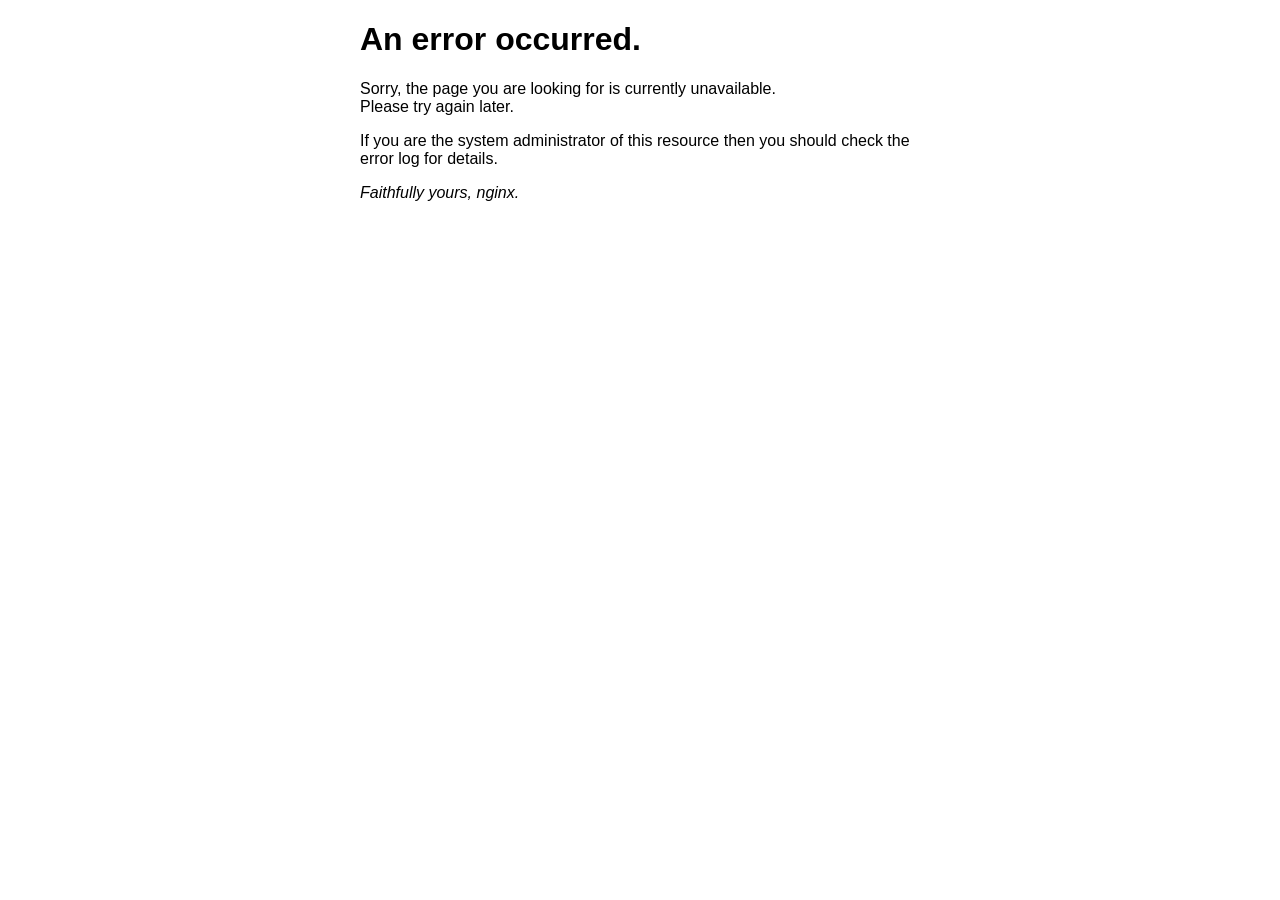
<file: 50x.html>
<!DOCTYPE html>
<html>
<head>
<title>Error</title>
<style>
html { color-scheme: light dark; }
body { width: 35em; margin: 0 auto;
font-family: Tahoma, Verdana, Arial, sans-serif; }
</style>
</head>
<body>
<h1>An error occurred.</h1>
<p>Sorry, the page you are looking for is currently unavailable.<br/>
Please try again later.</p>
<p>If you are the system administrator of this resource then you should check
the error log for details.</p>
<p><em>Faithfully yours, nginx.</em></p>
</body>
</html>
</file>
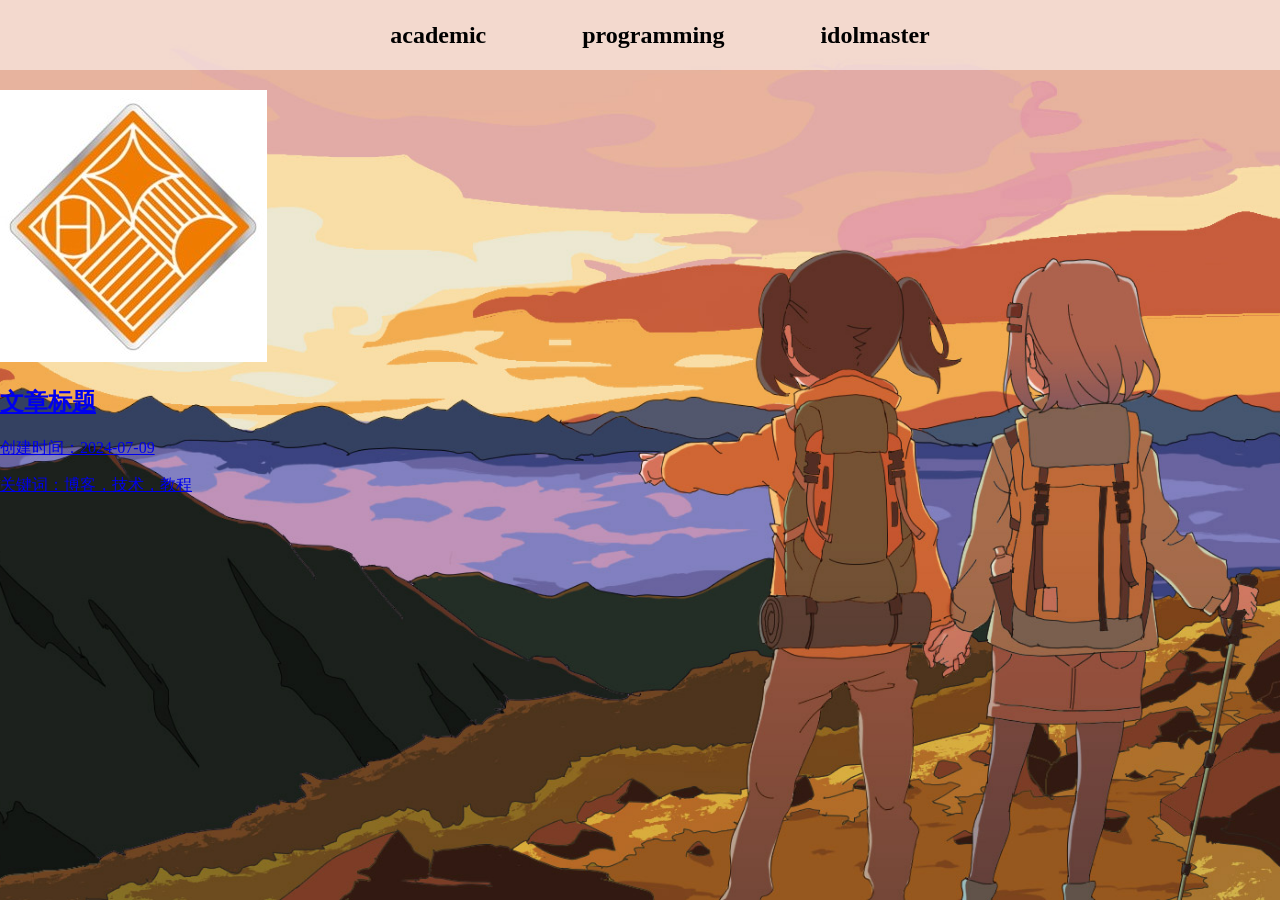
<file: computer.html>
<!DOCTYPE html>
<html lang="en">
<head>
    <meta charset="UTF-8">
    <meta name="viewport" content="width=device-width, initial-scale=1.0">
    <title>Website Layout</title>
    <link rel="stylesheet" href="css/style.css">
</head>
<body>
    <header>
        <nav>
            <ul>
                <li id="academic" header-img="academic.svg" header-color="rgba(237, 28, 36, 0.5)"><a href="academic.html">academic</a></li>
                <li id="computer" header-img="programming.svg" header-color="rgba(75, 0, 130, 0.5)"><a href="computer.html">programming</a></li>
                <li id="idolmaster" header-img="idolmaster.png" header-color="rgba(255, 215, 0, 0.5)"><a href="idolmaster.html">idolmaster</a></li>
            </ul>
        </nav>
    </header>
    <main>
        <div class="article-preview">
            <a href="content/computer/my_first_article/content.html">
              <img src="content/computer/my_first_article/thumbnail.jpg" alt="文章缩略图">
              <h2>文章标题</h2>
              <p>创建时间：2024-07-09</p>
              <p>关键词：博客，技术，教程</p>
            </a>
          </div>
    </main>
    <script src="js/script.js"></script>
</body>
</html>
</file>
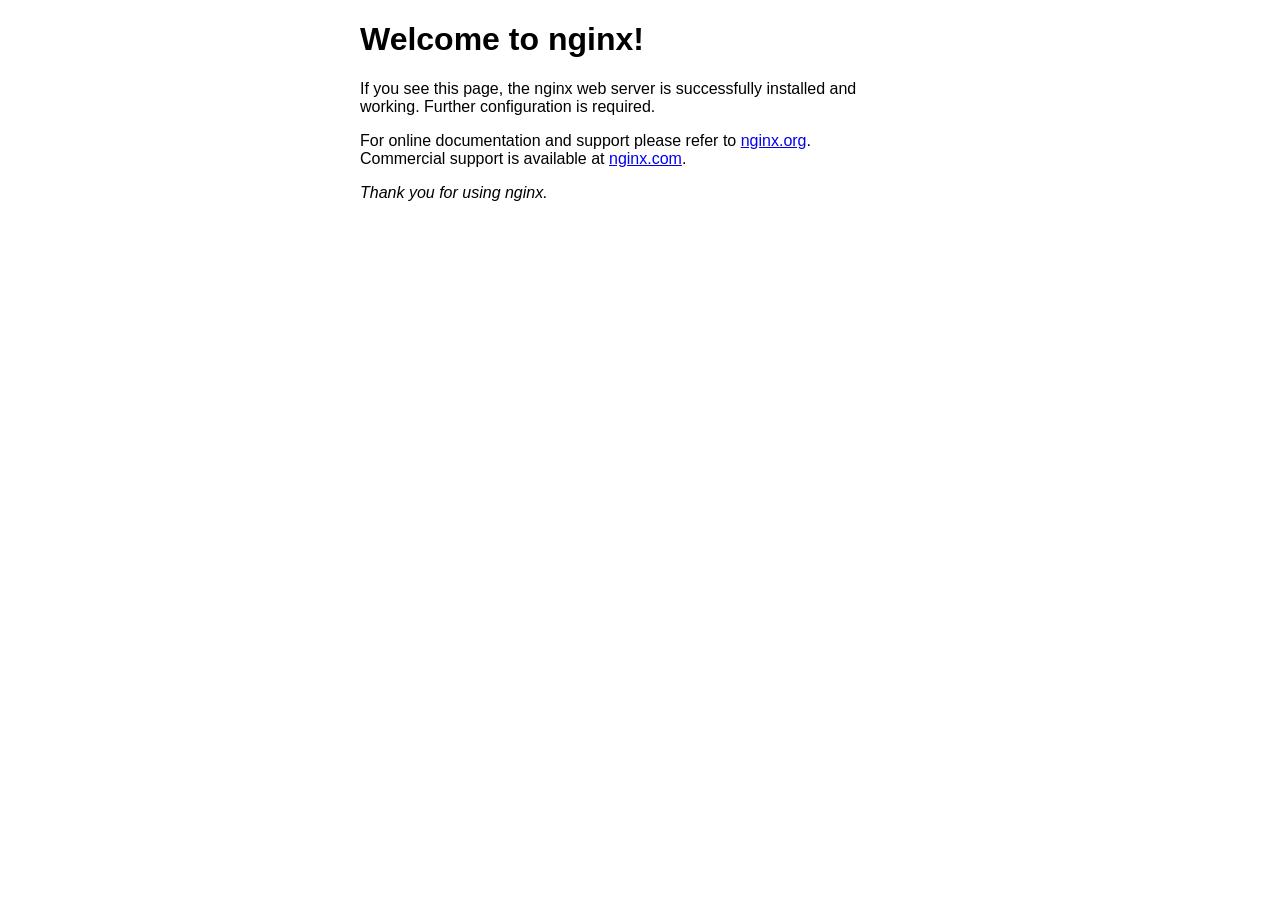
<file: index_backup.html>
<!DOCTYPE html>
<html>
<head>
<title>Welcome to nginx!</title>
<style>
html { color-scheme: light dark; }
body { width: 35em; margin: 0 auto;
font-family: Tahoma, Verdana, Arial, sans-serif; }
</style>
</head>
<body>
<h1>Welcome to nginx!</h1>
<p>If you see this page, the nginx web server is successfully installed and
working. Further configuration is required.</p>

<p>For online documentation and support please refer to
<a href="http://nginx.org/">nginx.org</a>.<br/>
Commercial support is available at
<a href="http://nginx.com/">nginx.com</a>.</p>

<p><em>Thank you for using nginx.</em></p>
</body>
</html>
</file>
<file: css/style.css>
body {
    margin: 0;
    padding: 0;
    height: 100vh;
    background-image: url('../data/images/background.jpg');
    background-size: cover;
    background-position: center;
    background-repeat: no-repeat;
}

#lipid {
    margin-left: 0; /* Adjust as needed */
}
header {
    display: flex;
    justify-content: center;
    align-items: center;
    padding: 10px;
    height: 50px;
    background-position: left;
    background-size: auto 100%;
    background-repeat: no-repeat;
    background-color: rgba(255, 255, 255, 0.5);
    background-image: url('../data/images/blank.png');
    transition: background-color 0.5s ease-in-out, background-image 0.5s ease-in-out;
}

nav ul {
    list-style: none;
    display: flex;
    align-items: center;
    height: 100%;
}

nav ul li {
    display: flex;
    align-items: center;
    height: 70px;
    transition: background-color 0.5s ease-in-out; 
    margin: 0; 
    padding: 0;
}
nav ul li a {
    text-decoration: none; /* Removes underline */
    color: inherit; /* Inherits color from parent element */
    display: flex;
    align-items: center;
    font-size: 1.5em;
    font-weight: bold;
    height: 100%;
    width: 100%;
    margin: 2em; 
}

nav ul li a:visited {
    color: inherit; /* Keeps color same even after link is clicked */
}
.hovered {
    background-color: rgba(255, 255, 255, 0.5);
    color: #3905f3; /* Change as needed */
}

main {
    margin-top: 20px;
}
</file>
